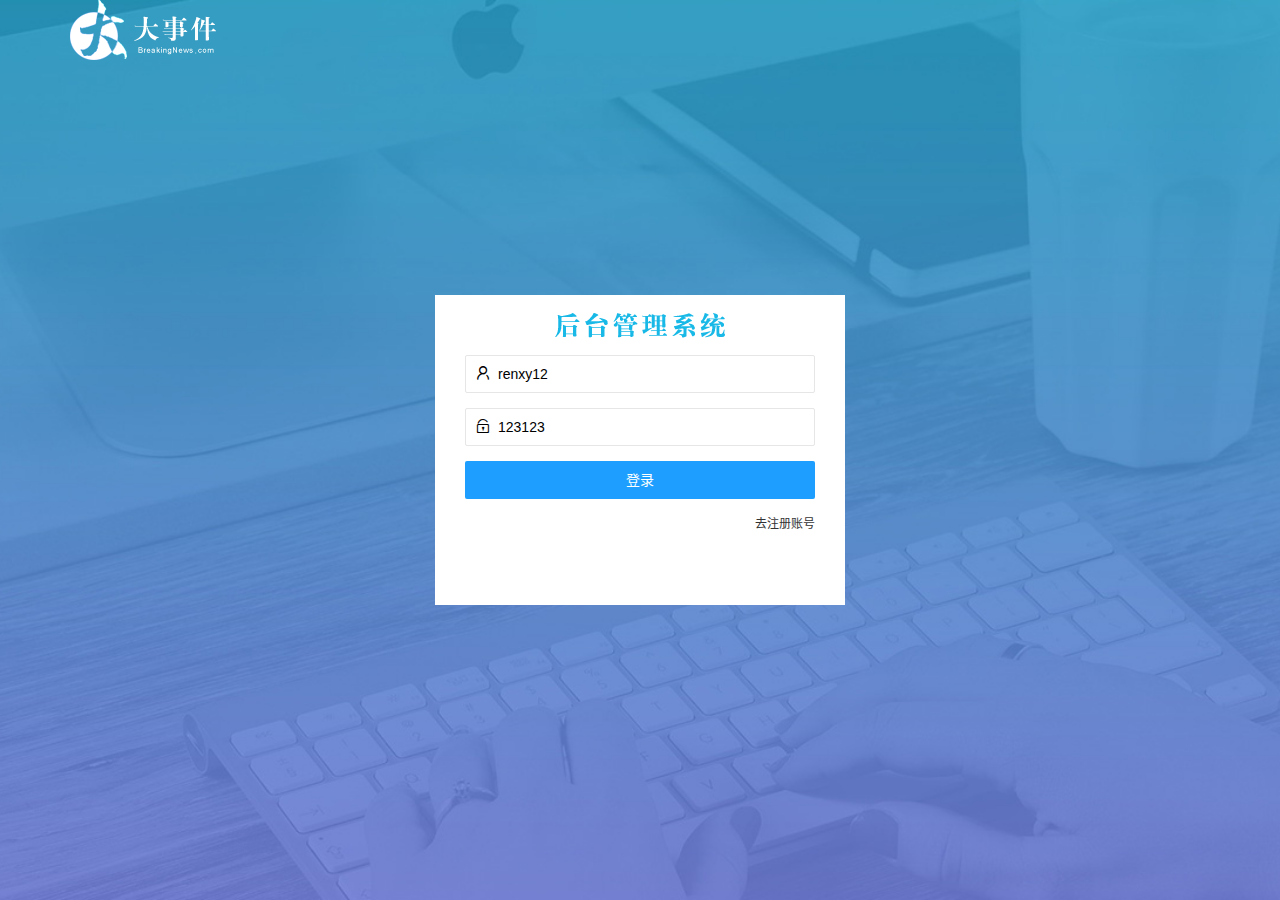
<file: login.html>
<!DOCTYPE html>
<html lang="zh-CN">

<head>
    <meta charset="UTF-8">
    <meta name="viewport" content="width=device-width, initial-scale=1.0">
    <title>大事件-登录/注册</title>
    <!-- 引入layui -->
    <link rel="stylesheet" href="/assets/lib/layui/css/layui.css" />
    <link rel="stylesheet" href="/assets/css/login.css">
</head>

<body>
    <!-- 顶部logo -->
    <div class="layui-main">
        <img src="/assets/images/logo.png" alt="">
    </div>

    <!-- 登录和注册 -->
    <div class="loginAndRegBox">
        <!-- 标题 -->
        <div class="titleBox"></div>
        <!-- 登录 -->
        <div class="login_box">
            <form class="layui-form" id="form_login">
                <!-- 用户名 -->
                <div class="layui-form-item">
                    <i class="layui-icon layui-icon-username"></i>
                    <input value="renxy12" type="username" name="username" required lay-verify="required"
                        placeholder="请输入用户名" autocomplete="off" class="layui-input">
                </div>
                <!-- 密码 -->
                <div class="layui-form-item">
                    <i class="layui-icon layui-icon-password"></i>
                    <input value="123123" type="text" name="password" required lay-verify="required|pwd"
                        placeholder="请输入密码" autocomplete="off" class="layui-input">
                </div>
                <!-- 登录按钮-->
                <div class="layui-form-item">
                    <!-- lay-submit属性必须存在, 后面会有submit事件绑定 -->
                    <button type="submit" class="layui-btn layui-btn-fluid layui-btn-normal" lay-submit>登录</button>
                </div>
                <!-- 去注册账号 -->
                <div class="layui-form-item links">
                    <a href="javascript:;" id="link-reg">去注册账号</a>
                </div>
            </form>
        </div>
        <!-- 注册 -->
        <div class="reg_box">
            <form class="layui-form" id="form_reg">
                <!-- 用户名 -->
                <div class="layui-form-item">
                    <i class="layui-icon layui-icon-username"></i>
                    <input type="username" name="username" required lay-verify="required" placeholder="请输入用户名"
                        autocomplete="off" class="layui-input">
                </div>
                <!-- 密码 -->
                <div class="layui-form-item">
                    <i class="layui-icon layui-icon-password"></i>
                    <input type="text" name="password" required lay-verify="required|pwd" placeholder="请输入密码"
                        autocomplete="off" class="layui-input">
                </div>
                <!-- 再次输入密码 -->
                <div class="layui-form-item">
                    <i class="layui-icon layui-icon-password"></i>
                    <input type="text" name="repassword" required lay-verify="required|pwd|repwd" placeholder="再次输入密码"
                        autocomplete="off" class="layui-input">
                </div>
                <!-- 登录按钮-->
                <div class="layui-form-item">
                    <!-- lay-submit属性必须存在, 后面会有submit事件绑定 -->
                    <button type="submit" class="layui-btn layui-btn-fluid layui-btn-normal" lay-submit
                        id="reg_box">注册</button>
                </div>
                <!-- 去注册账号 -->
                <div class="layui-form-item links">
                    <a href="javascript:;" id="link-login">去登录</a>
                </div>
            </form>

        </div>
    </div>
    <!-- 引入layui.all.js文件 -->
    <script src="/assets/lib/layui/layui.all.js"></script>
    <!-- 引入jQuery插件 -->
    <script src="/assets/lib/jquery.js"></script>
    <!-- 引入baseAPI.js文件 -->
    <script src="/assets/js/baseAPI.js"></script>
    <!-- 引入自己的jQuery文件 -->
    <script src="/assets/js/login.js"></script>
</body>

</html>
</file>
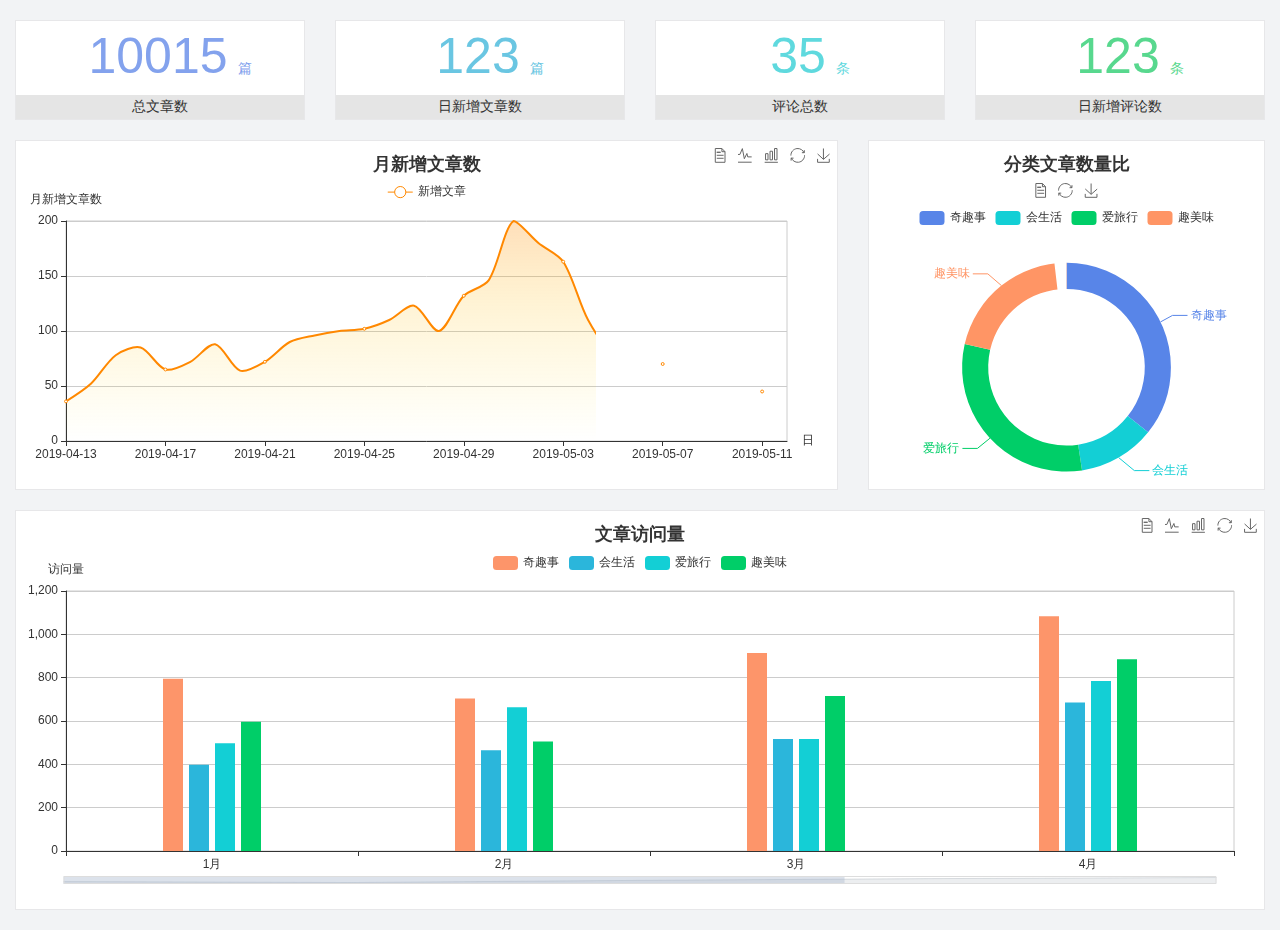
<file: home/dashboard.html>
<!DOCTYPE html>
<html lang="en">

<head>
  <meta charset="UTF-8">
  <meta name="viewport" content="width=device-width, initial-scale=1.0">
  <meta http-equiv="X-UA-Compatible" content="ie=edge">
  <title>图表统计</title>
  <link rel="stylesheet" href="../assets/lib/bootstrap.css" />
  <link rel="stylesheet" href="../assets/lib/main.css" />
  <script src="../assets/lib/jquery.js"></script>
  <script type="text/javascript" src="../assets/lib/echarts.min.js"></script>
</head>

<body>
  <div class="container-fluid">
    <div class="row spannel_list">
      <div class="col-sm-3 col-xs-6">
        <div class="spannel">
          <em>10015</em><span>篇</span>
          <b>总文章数</b>
        </div>
      </div>
      <div class="col-sm-3 col-xs-6">
        <div class="spannel scolor01">
          <em>123</em><span>篇</span>
          <b>日新增文章数</b>
        </div>
      </div>
      <div class="col-sm-3 col-xs-6">
        <div class="spannel scolor02">
          <em>35</em><span>条</span>
          <b>评论总数</b>
        </div>
      </div>
      <div class="col-sm-3 col-xs-6">
        <div class="spannel scolor03">
          <em>123</em><span>条</span>
          <b>日新增评论数</b>
        </div>
      </div>
    </div>
  </div>

  <div class="container-fluid">
    <div class="row curve-pie">
      <div class="col-lg-8 col-md-8">
        <div class="gragh_pannel" id="curve_show"></div>
      </div>
      <div class="col-lg-4 col-md-4">
        <div class="gragh_pannel" id="pie_show"></div>
      </div>
    </div>
  </div>

  <div class="container-fluid">
    <div class="column_pannel" id="column_show"></div>
  </div>

  <script>
    var oChart = echarts.init(document.getElementById('curve_show'));
    var aList_all = [
      { 'count': 36, 'date': '2019-04-13' },
      { 'count': 52, 'date': '2019-04-14' },
      { 'count': 78, 'date': '2019-04-15' },
      { 'count': 85, 'date': '2019-04-16' },
      { 'count': 65, 'date': '2019-04-17' },
      { 'count': 72, 'date': '2019-04-18' },
      { 'count': 88, 'date': '2019-04-19' },
      { 'count': 64, 'date': '2019-04-20' },
      { 'count': 72, 'date': '2019-04-21' },
      { 'count': 90, 'date': '2019-04-22' },
      { 'count': 96, 'date': '2019-04-23' },
      { 'count': 100, 'date': '2019-04-24' },
      { 'count': 102, 'date': '2019-04-25' },
      { 'count': 110, 'date': '2019-04-26' },
      { 'count': 123, 'date': '2019-04-27' },
      { 'count': 100, 'date': '2019-04-28' },
      { 'count': 132, 'date': '2019-04-29' },
      { 'count': 146, 'date': '2019-04-30' },
      { 'count': 200, 'date': '2019-05-01' },
      { 'count': 180, 'date': '2019-05-02' },
      { 'count': 163, 'date': '2019-05-03' },
      { 'count': 110, 'date': '2019-05-04' },
      { 'count': 80, 'date': '2019-05-05' },
      { 'count': 82, 'date': '2019-05-06' },
      { 'count': 70, 'date': '2019-05-07' },
      { 'count': 65, 'date': '2019-05-08' },
      { 'count': 54, 'date': '2019-05-09' },
      { 'count': 40, 'date': '2019-05-10' },
      { 'count': 45, 'date': '2019-05-11' },
      { 'count': 38, 'date': '2019-05-12' },
    ];

    let aCount = [];
    let aDate = [];

    for (var i = 0; i < aList_all.length; i++) {
      aCount.push(aList_all[i].count);
      aDate.push(aList_all[i].date);
    }

    var chartopt = {
      title: {
        text: '月新增文章数',
        left: 'center',
        top: '10'
      },
      tooltip: {
        trigger: 'axis'
      },
      legend: {
        data: ['新增文章'],
        top: '40'
      },
      toolbox: {
        show: true,
        feature: {
          mark: { show: true },
          dataView: { show: true, readOnly: false },
          magicType: { show: true, type: ['line', 'bar'] },
          restore: { show: true },
          saveAsImage: { show: true }
        }
      },
      calculable: true,
      xAxis: [
        {
          name: '日',
          type: 'category',
          boundaryGap: false,
          data: aDate
        }
      ],
      yAxis: [
        {
          name: '月新增文章数',
          type: 'value'
        }
      ],
      series: [
        {
          name: '新增文章',
          type: 'line',
          smooth: true,
          itemStyle: { normal: { areaStyle: { type: 'default' }, color: '#f80' }, lineStyle: { color: '#f80' } },
          data: aCount
        }],
      areaStyle: {
        normal: {
          color: new echarts.graphic.LinearGradient(0, 0, 0, 1, [{
            offset: 0,
            color: 'rgba(255,136,0,0.39)'
          }, {
            offset: .34,
            color: 'rgba(255,180,0,0.25)'
          }, {
            offset: 1,
            color: 'rgba(255,222,0,0.00)'
          }])

        }
      },
      grid: {
        show: true,
        x: 50,
        x2: 50,
        y: 80,
        height: 220
      }
    };

    oChart.setOption(chartopt);


    var oPie = echarts.init(document.getElementById('pie_show'));
    var oPieopt =
    {
      title: {
        top: 10,
        text: '分类文章数量比',
        x: 'center'
      },
      tooltip: {
        trigger: 'item',
        formatter: "{a} <br/>{b} : {c} ({d}%)"
      },
      color: ['#5885e8', '#13cfd5', '#00ce68', '#ff9565'],
      legend: {
        x: 'center',
        top: 65,
        data: ['奇趣事', '会生活', '爱旅行', '趣美味']
      },
      toolbox: {
        show: true,
        x: 'center',
        top: 35,
        feature: {
          mark: { show: true },
          dataView: { show: true, readOnly: false },
          magicType: {
            show: true,
            type: ['pie', 'funnel'],
            option: {
              funnel: {
                x: '25%',
                width: '50%',
                funnelAlign: 'left',
                max: 1548
              }
            }
          },
          restore: { show: true },
          saveAsImage: { show: true }
        }
      },
      calculable: true,
      series: [
        {
          name: '访问来源',
          type: 'pie',
          radius: ['45%', '60%'],
          center: ['50%', '65%'],
          data: [
            { value: 300, name: '奇趣事' },
            { value: 100, name: '会生活' },
            { value: 260, name: '爱旅行' },
            { value: 180, name: '趣美味' }
          ]
        }
      ]
    };
    oPie.setOption(oPieopt);



    var oColumn = this.echarts.init(document.getElementById('column_show'));
    var oColumnopt =
    {
      title: {
        text: '文章访问量',
        left: 'center',
        top: '10'
      },
      tooltip: {
        trigger: 'axis'
      },
      legend: {
        data: ['奇趣事', '会生活', '爱旅行', '趣美味'],
        top: '40'
      },
      toolbox: {
        show: true,
        feature: {
          mark: { show: true },
          dataView: { show: true, readOnly: false },
          magicType: { show: true, type: ['line', 'bar'] },
          restore: { show: true },
          saveAsImage: { show: true }
        }
      },
      calculable: true,
      xAxis: [
        {
          type: 'category',
          data: ['1月', '2月', '3月', '4月', '5月']
        }
      ],
      yAxis: [
        {
          name: '访问量',
          type: 'value'
        }
      ],
      series: [
        {
          name: '奇趣事',
          type: 'bar',
          barWidth: 20,
          itemStyle: {
            normal: { areaStyle: { type: 'default' }, color: '#fd956a' }
          },
          data: [800, 708, 920, 1090, 1200]
        },
        {
          name: '会生活',
          type: 'bar',
          barWidth: 20,
          itemStyle: {
            normal: { areaStyle: { type: 'default' }, color: '#2bb6db' }
          },
          data: [400, 468, 520, 690, 800]
        },
        {
          name: '爱旅行',
          type: 'bar',
          barWidth: 20,
          itemStyle: {
            normal: { areaStyle: { type: 'default' }, color: '#13cfd5' }
          },
          data: [500, 668, 520, 790, 900]
        },
        {
          name: '趣美味',
          type: 'bar',
          barWidth: 20,
          itemStyle: {
            normal: { areaStyle: { type: 'default' }, color: '#00ce68' }
          },
          data: [600, 508, 720, 890, 1000]
        }
      ],
      grid: {
        show: true,
        x: 50,
        x2: 30,
        y: 80,
        height: 260
      },
      dataZoom: [//给x轴设置滚动条
        {
          start: 0,//默认为0
          end: 100 - 1000 / 31,//默认为100
          type: 'slider',
          show: true,
          xAxisIndex: [0],
          handleSize: 0,//滑动条的 左右2个滑动条的大小
          height: 8,//组件高度
          left: 45, //左边的距离
          right: 50,//右边的距离
          bottom: 26,//右边的距离
          handleColor: '#ddd',//h滑动图标的颜色
          handleStyle: {
            borderColor: "#cacaca",
            borderWidth: "1",
            shadowBlur: 2,
            background: "#ddd",
            shadowColor: "#ddd",
          }
        }]
    };
    oColumn.setOption(oColumnopt);
  </script>
</body>

</html>
</file>
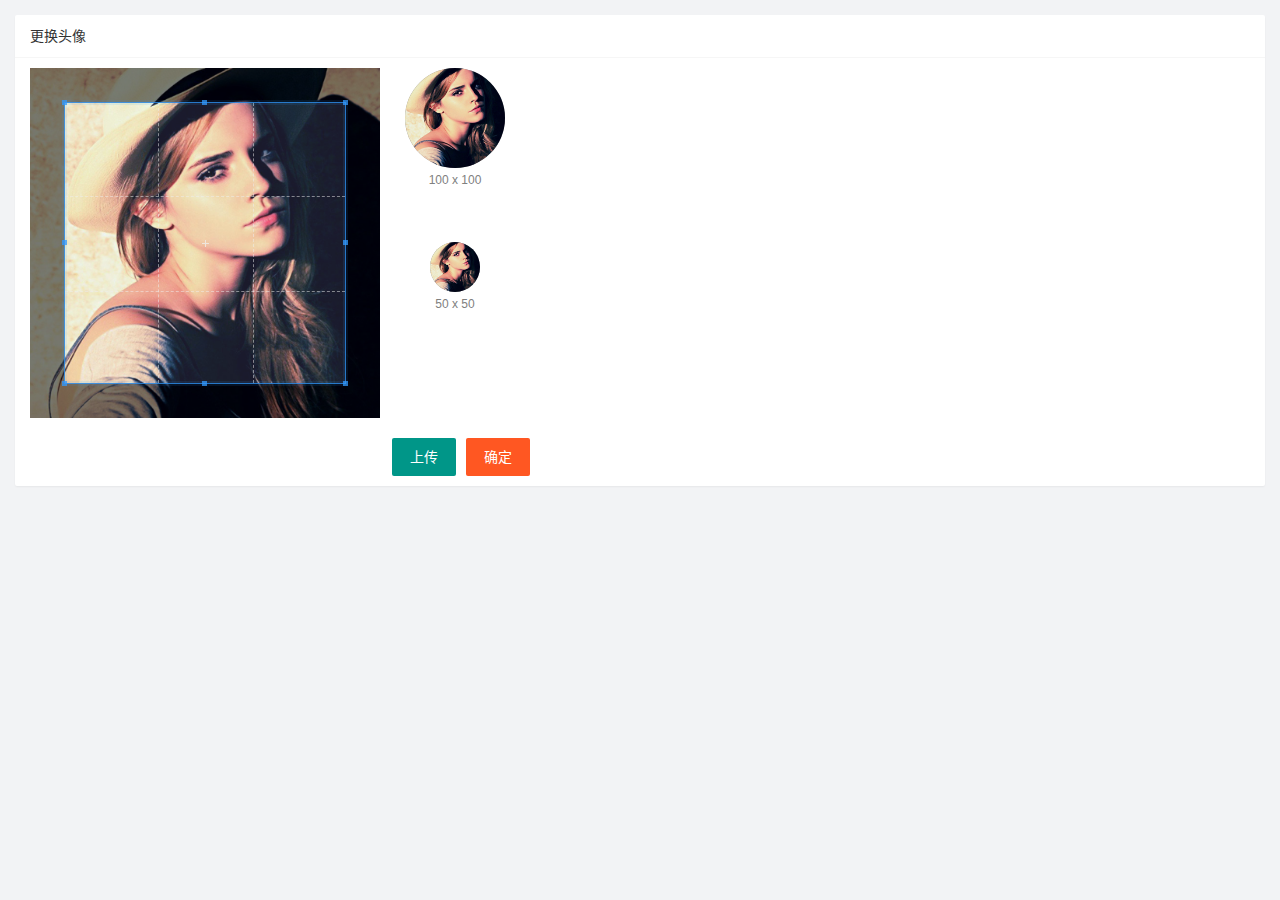
<file: user/user_avatar.html>
<!DOCTYPE html>
<html lang="zh-CN">

<head>
    <meta charset="UTF-8">
    <meta name="viewport" content="width=device-width, initial-scale=1.0">
    <title>Document</title>
    <!-- 引入cropper.css文件 -->
    <link rel="stylesheet" href="/assets/lib/cropper/cropper.css" />
    <!-- 引入layui.css文件 -->
    <link rel="stylesheet" href="/assets/lib/layui/css/layui.css">
    <!-- 引入自己的css文件 -->
    <link rel="stylesheet" href="/assets/css/user/user_avatar.css">
</head>

<body>
    <div class="layui-card">
        <div class="layui-card-header">更换头像</div>
        <div class="layui-card-body">
            <!-- 第一行的图片裁剪和预览区域 -->
            <div class="row1">
                <!-- 图片裁剪区域 -->
                <div class="cropper-box">
                    <!-- 这个 img 标签很重要，将来会把它初始化为裁剪区域 -->
                    <img id="image" src="/assets/images/sample.jpg" />
                </div>
                <!-- 图片的预览区域 -->
                <div class="preview-box">
                    <div>
                        <!-- 宽高为 100px 的预览区域 -->
                        <div class="img-preview w100"></div>
                        <p class="size">100 x 100</p>
                    </div>
                    <div>
                        <!-- 宽高为 50px 的预览区域 -->
                        <div class="img-preview w50"></div>
                        <p class="size">50 x 50</p>
                    </div>
                </div>
            </div>

            <!-- 第二行的按钮区域 -->
            <div class="row2">
                <input id="file" type="file" accept="image/png,image/jpeg">
                <button id="btnChooseImg" type="button" class="layui-btn">上传</button>
                <button id="btnUpload" type="button" class="layui-btn layui-btn-danger">确定</button>
            </div>
        </div>
    </div>
    <!-- 引入layui.all.js文件 -->
    <script src="/assets/lib/layui/layui.all.js"></script>
    <!-- 引入jQuery.js文件 -->
    <script src="/assets/lib/jquery.js"></script>
    <script src="/assets/lib/cropper/Cropper.js"></script>
    <script src="/assets/lib/cropper/jquery-cropper.js"></script>
    <!-- 引入baseAPI.js文件 -->
    <script src="/assets/js/baseAPI.js"></script>
    <!-- 引入自己的js文件 -->
    <script src="/assets/js/user/user_avatar.js"></script>
</body>

</html>
</file>
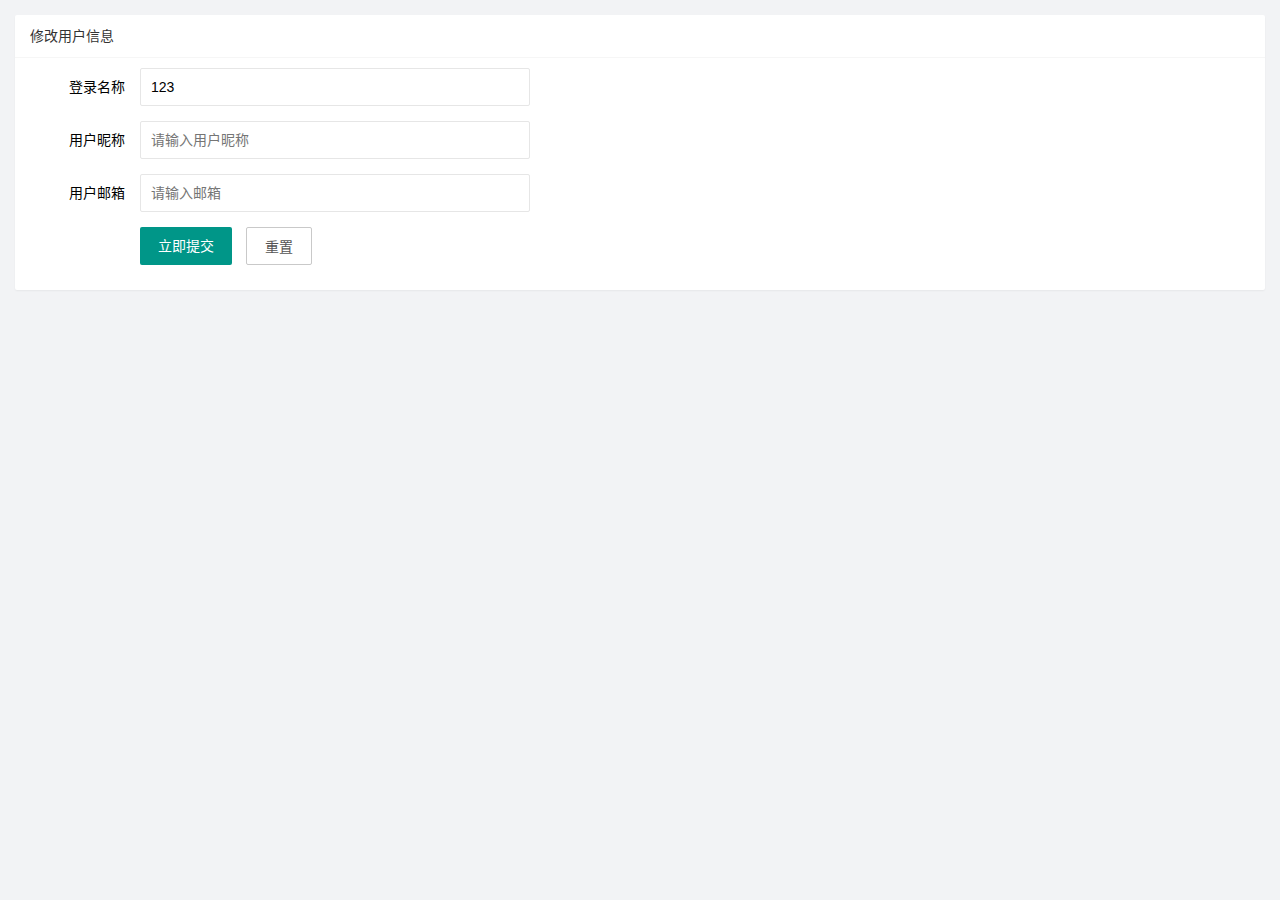
<file: user/user_info.html>
<!DOCTYPE html>
<html lang="zh-CN">

<head>
    <meta charset="UTF-8">
    <meta name="viewport" content="width=device-width, initial-scale=1.0">
    <title>Document</title>
    <!-- 引入layui.css -->
    <link rel="stylesheet" href="/assets/lib/layui/css/layui.css">
    <!-- 引入自己的css文件 -->
    <link rel="stylesheet" href="/assets/css/user/user_info.css">
</head>

<body>
    <!-- 个人信息面板 -->
    <div class="layui-card">
        <div class="layui-card-header">修改用户信息</div>
        <div class="layui-card-body">
            <form class="layui-form" lay-filter="formUserInfo">
                <!-- 隐藏于保存id -->
                <input type="hidden" name="id">
                <!-- 登录名称 -->
                <div class="layui-form-item">
                    <label class="layui-form-label">登录名称</label>
                    <div class="layui-input-block">
                        <input type="text" name="username" required lay-verify="required" placeholder="请输入登录名"
                            autocomplete="off" class="layui-input" readonly value="123">
                    </div>
                </div>
                <!-- 用户昵称 -->
                <div class="layui-form-item">
                    <label class="layui-form-label">用户昵称</label>
                    <div class="layui-input-block">
                        <input type="text" name="nickname" required lay-verify="required|nickname" placeholder="请输入用户昵称"
                            autocomplete="off" class="layui-input">
                    </div>
                </div>
                <!-- 用户邮箱 -->
                <div class="layui-form-item">
                    <label class="layui-form-label">用户邮箱</label>
                    <div class="layui-input-block">
                        <input type="text" name="email" required lay-verify="required|email" placeholder="请输入邮箱"
                            autocomplete="off" class="layui-input">
                    </div>
                </div>
                <!-- 按钮 -->
                <div class="layui-form-item">
                    <div class="layui-input-block">
                        <button class="layui-btn" lay-submit lay-filter="formDemo">立即提交</button>
                        <button type="reset" class="layui-btn layui-btn-primary" id="btnReset">重置</button>
                    </div>
                </div>
            </form>
        </div>
    </div>
    <!-- 引入layui.all.js文件 -->
    <script src="/assets/lib/layui/layui.all.js"></script>
    <!-- 引入jQuery.js -->
    <script src="/assets/lib/jquery.js"></script>
    <!-- 引入webAPI.js -->
    <script src="/assets/js/baseAPI.js"></script>
    <!-- 引入自己的js文件 -->
    <script src="/assets/js/user/user_info.js"></script>
</body>

</html>
</file>
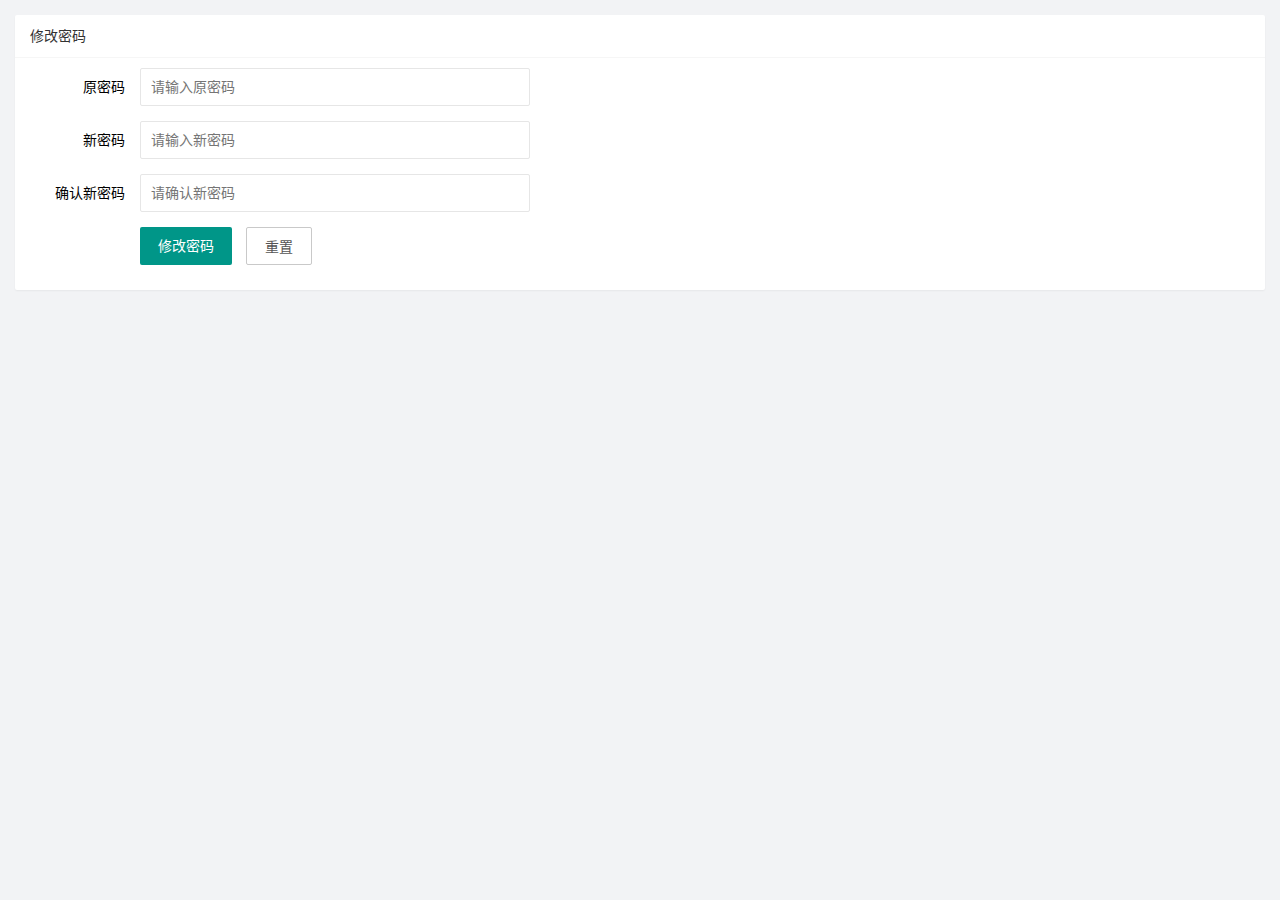
<file: user/user_pwd.html>
<!DOCTYPE html>
<html lang="zh-CN">

<head>
    <meta charset="UTF-8">
    <meta name="viewport" content="width=device-width, initial-scale=1.0">
    <title>Document</title>
    <!-- 引入layui.css -->
    <link rel="stylesheet" href="/assets/lib/layui/css/layui.css">
    <!-- 引入自己的css文件 -->
    <link rel="stylesheet" href="/assets/css/user/user_pwd.css">
</head>

<body>
    <!-- 面板区域 -->
    <div class="layui-card">
        <div class="layui-card-header">修改密码</div>
        <div class="layui-card-body">
            <form class="layui-form" action="">
                <!-- 原密码 -->
                <div class="layui-form-item">
                    <label class="layui-form-label">原密码</label>
                    <div class="layui-input-block">
                        <input type="text" name="oldPwd" required lay-verify="required|pwd" placeholder="请输入原密码"
                            autocomplete="off" class="layui-input">
                    </div>
                </div>
                <!-- 新密码 -->
                <div class="layui-form-item">
                    <label class="layui-form-label">新密码</label>
                    <div class="layui-input-block">
                        <input type="text" name="newPwd" required lay-verify="required|pwd|samePwd" placeholder="请输入新密码"
                            autocomplete="off" class="layui-input">
                    </div>
                </div>
                <!-- 确认新密码 -->
                <div class="layui-form-item">
                    <label class="layui-form-label">确认新密码</label>
                    <div class="layui-input-block">
                        <input type="text" name="rePwd" required lay-verify="required|pwd|rePwd" placeholder="请确认新密码"
                            autocomplete="off" class="layui-input">
                    </div>
                </div>
                <!-- 提交 -->
                <div class="layui-form-item">
                    <div class="layui-input-block">
                        <button class="layui-btn" lay-submit lay-filter="formDemo">修改密码</button>
                        <button type="reset" class="layui-btn layui-btn-primary">重置</button>
                    </div>
                </div>
            </form>
        </div>
    </div>
    <!-- 引入layui.all.js文件 -->
    <script src="/assets/lib/layui/layui.all.js"></script>
    <!-- 引入jQuery.js -->
    <script src="/assets/lib/jquery.js"></script>
    <!-- 引入baseAPI.js -->
    <script src="/assets/js/baseAPI.js"></script>
    <!-- 引入自己的js文件 -->
    <script src="/assets/js/user/user_pwd.js"></script>
</body>

</html>
</file>
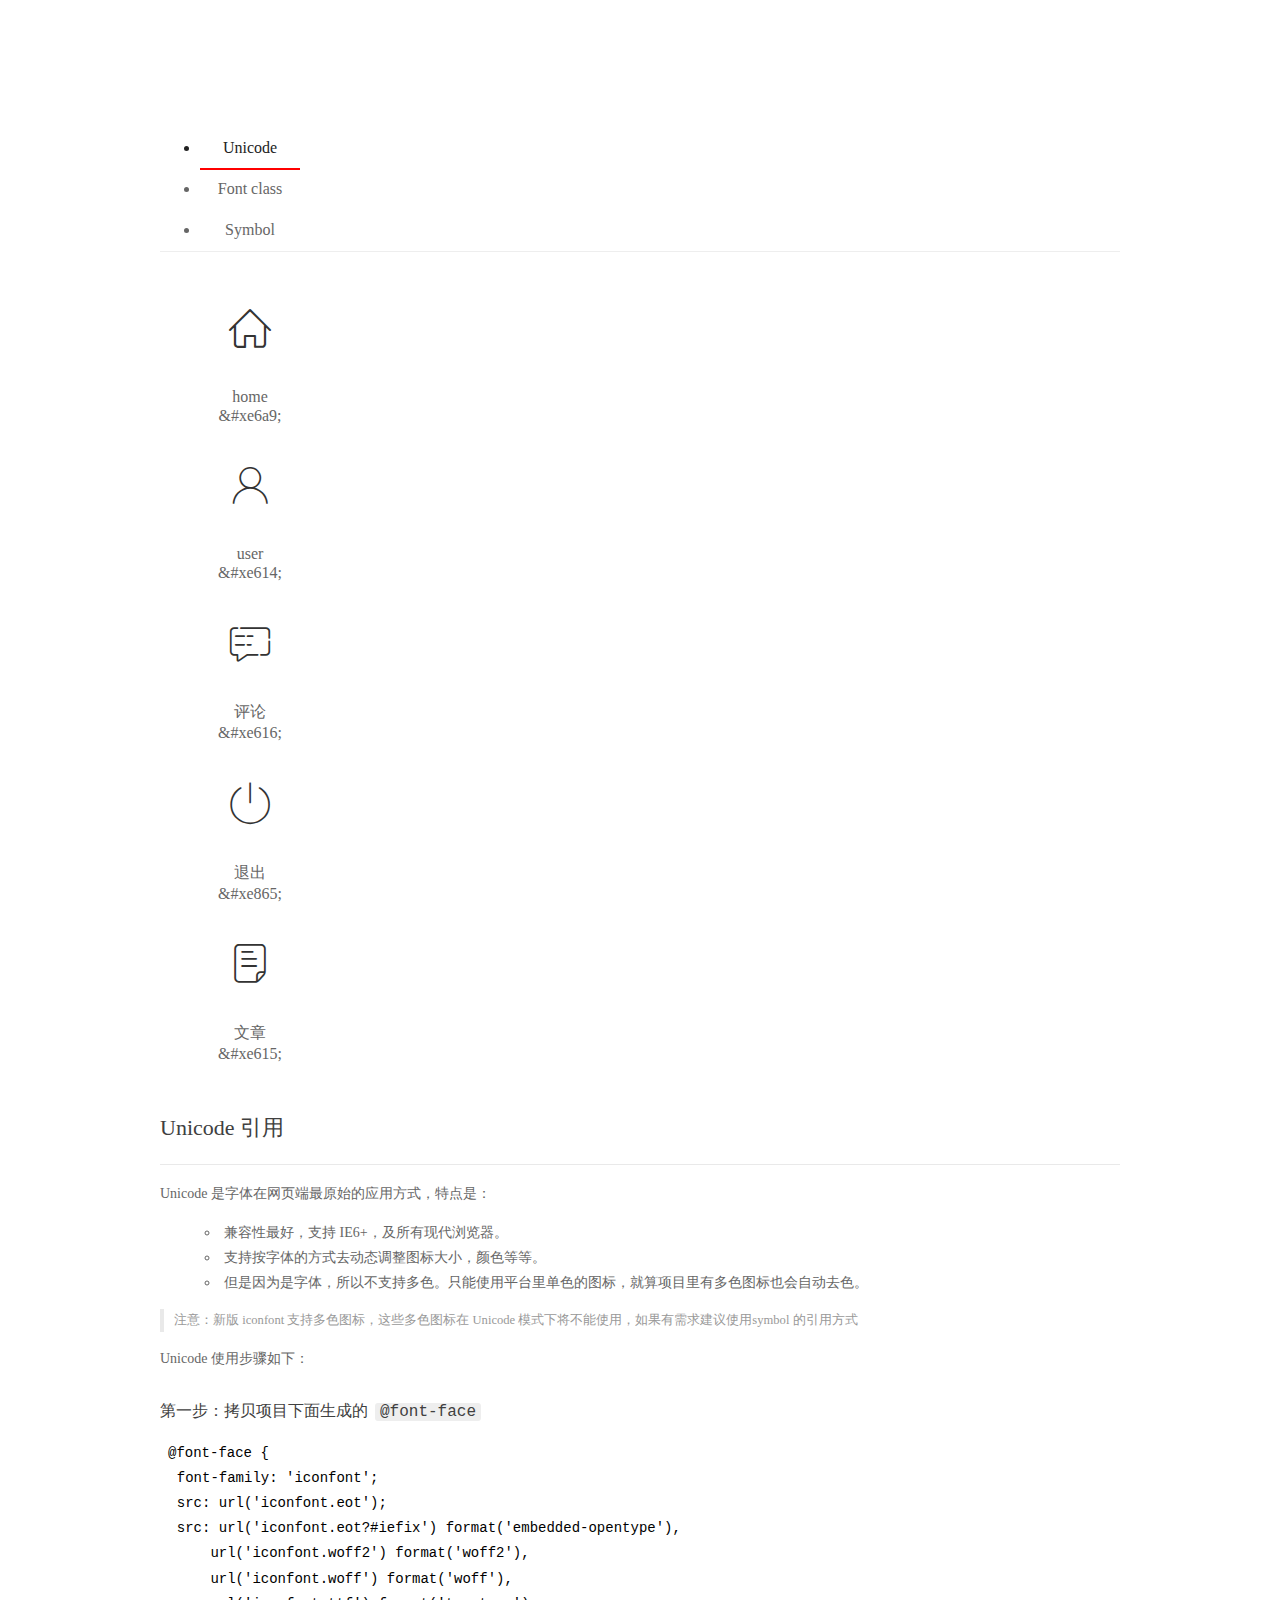
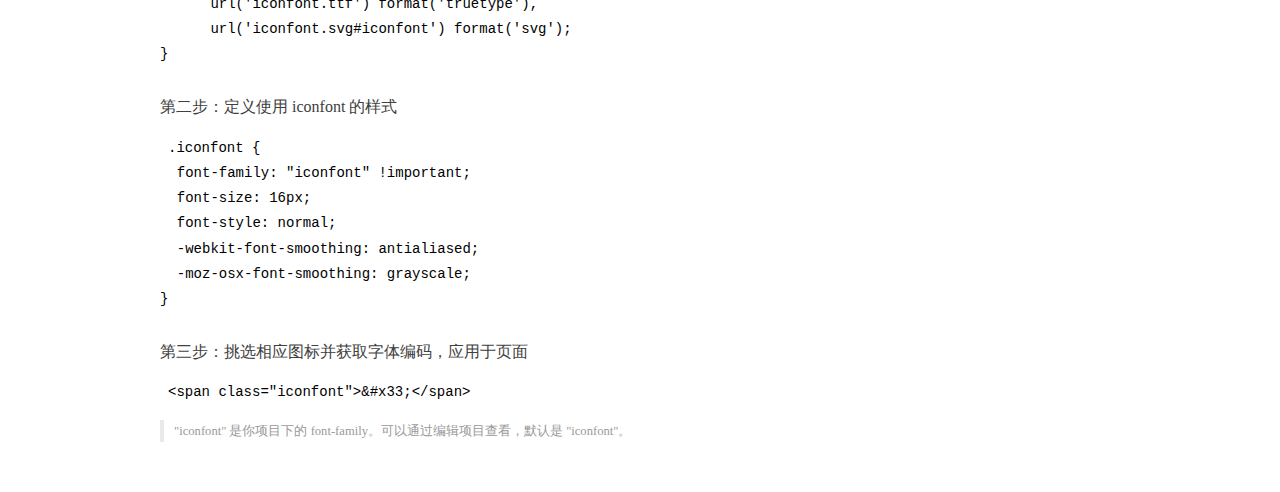
<file: assets/fonts/demo_index.html>
<!DOCTYPE html>
<html>
<head>
  <meta charset="utf-8"/>
  <title>IconFont Demo</title>
  <link rel="shortcut icon" href="https://gtms04.alicdn.com/tps/i4/TB1_oz6GVXXXXaFXpXXJDFnIXXX-64-64.ico" type="image/x-icon"/>
  <link rel="stylesheet" href="https://g.alicdn.com/thx/cube/1.3.2/cube.min.css">
  <link rel="stylesheet" href="demo.css">
  <link rel="stylesheet" href="iconfont.css">
  <script src="iconfont.js"></script>
  <!-- jQuery -->
  <script src="https://a1.alicdn.com/oss/uploads/2018/12/26/7bfddb60-08e8-11e9-9b04-53e73bb6408b.js"></script>
  <!-- 代码高亮 -->
  <script src="https://a1.alicdn.com/oss/uploads/2018/12/26/a3f714d0-08e6-11e9-8a15-ebf944d7534c.js"></script>
</head>
<body>
  <div class="main">
    <h1 class="logo"><a href="https://www.iconfont.cn/" title="iconfont 首页" target="_blank">&#xe86b;</a></h1>
    <div class="nav-tabs">
      <ul id="tabs" class="dib-box">
        <li class="dib active"><span>Unicode</span></li>
        <li class="dib"><span>Font class</span></li>
        <li class="dib"><span>Symbol</span></li>
      </ul>
      
    </div>
    <div class="tab-container">
      <div class="content unicode" style="display: block;">
          <ul class="icon_lists dib-box">
          
            <li class="dib">
              <span class="icon iconfont">&#xe6a9;</span>
                <div class="name">home</div>
                <div class="code-name">&amp;#xe6a9;</div>
              </li>
          
            <li class="dib">
              <span class="icon iconfont">&#xe614;</span>
                <div class="name">user</div>
                <div class="code-name">&amp;#xe614;</div>
              </li>
          
            <li class="dib">
              <span class="icon iconfont">&#xe616;</span>
                <div class="name">评论</div>
                <div class="code-name">&amp;#xe616;</div>
              </li>
          
            <li class="dib">
              <span class="icon iconfont">&#xe865;</span>
                <div class="name">退出</div>
                <div class="code-name">&amp;#xe865;</div>
              </li>
          
            <li class="dib">
              <span class="icon iconfont">&#xe615;</span>
                <div class="name">文章</div>
                <div class="code-name">&amp;#xe615;</div>
              </li>
          
          </ul>
          <div class="article markdown">
          <h2 id="unicode-">Unicode 引用</h2>
          <hr>

          <p>Unicode 是字体在网页端最原始的应用方式，特点是：</p>
          <ul>
            <li>兼容性最好，支持 IE6+，及所有现代浏览器。</li>
            <li>支持按字体的方式去动态调整图标大小，颜色等等。</li>
            <li>但是因为是字体，所以不支持多色。只能使用平台里单色的图标，就算项目里有多色图标也会自动去色。</li>
          </ul>
          <blockquote>
            <p>注意：新版 iconfont 支持多色图标，这些多色图标在 Unicode 模式下将不能使用，如果有需求建议使用symbol 的引用方式</p>
          </blockquote>
          <p>Unicode 使用步骤如下：</p>
          <h3 id="-font-face">第一步：拷贝项目下面生成的 <code>@font-face</code></h3>
<pre><code class="language-css"
>@font-face {
  font-family: 'iconfont';
  src: url('iconfont.eot');
  src: url('iconfont.eot?#iefix') format('embedded-opentype'),
      url('iconfont.woff2') format('woff2'),
      url('iconfont.woff') format('woff'),
      url('iconfont.ttf') format('truetype'),
      url('iconfont.svg#iconfont') format('svg');
}
</code></pre>
          <h3 id="-iconfont-">第二步：定义使用 iconfont 的样式</h3>
<pre><code class="language-css"
>.iconfont {
  font-family: "iconfont" !important;
  font-size: 16px;
  font-style: normal;
  -webkit-font-smoothing: antialiased;
  -moz-osx-font-smoothing: grayscale;
}
</code></pre>
          <h3 id="-">第三步：挑选相应图标并获取字体编码，应用于页面</h3>
<pre>
<code class="language-html"
>&lt;span class="iconfont"&gt;&amp;#x33;&lt;/span&gt;
</code></pre>
          <blockquote>
            <p>"iconfont" 是你项目下的 font-family。可以通过编辑项目查看，默认是 "iconfont"。</p>
          </blockquote>
          </div>
      </div>
      <div class="content font-class">
        <ul class="icon_lists dib-box">
          
          <li class="dib">
            <span class="icon iconfont icon-home"></span>
            <div class="name">
              home
            </div>
            <div class="code-name">.icon-home
            </div>
          </li>
          
          <li class="dib">
            <span class="icon iconfont icon-user"></span>
            <div class="name">
              user
            </div>
            <div class="code-name">.icon-user
            </div>
          </li>
          
          <li class="dib">
            <span class="icon iconfont icon-pinglun"></span>
            <div class="name">
              评论
            </div>
            <div class="code-name">.icon-pinglun
            </div>
          </li>
          
          <li class="dib">
            <span class="icon iconfont icon-tuichu"></span>
            <div class="name">
              退出
            </div>
            <div class="code-name">.icon-tuichu
            </div>
          </li>
          
          <li class="dib">
            <span class="icon iconfont icon-16"></span>
            <div class="name">
              文章
            </div>
            <div class="code-name">.icon-16
            </div>
          </li>
          
        </ul>
        <div class="article markdown">
        <h2 id="font-class-">font-class 引用</h2>
        <hr>

        <p>font-class 是 Unicode 使用方式的一种变种，主要是解决 Unicode 书写不直观，语意不明确的问题。</p>
        <p>与 Unicode 使用方式相比，具有如下特点：</p>
        <ul>
          <li>兼容性良好，支持 IE8+，及所有现代浏览器。</li>
          <li>相比于 Unicode 语意明确，书写更直观。可以很容易分辨这个 icon 是什么。</li>
          <li>因为使用 class 来定义图标，所以当要替换图标时，只需要修改 class 里面的 Unicode 引用。</li>
          <li>不过因为本质上还是使用的字体，所以多色图标还是不支持的。</li>
        </ul>
        <p>使用步骤如下：</p>
        <h3 id="-fontclass-">第一步：引入项目下面生成的 fontclass 代码：</h3>
<pre><code class="language-html">&lt;link rel="stylesheet" href="./iconfont.css"&gt;
</code></pre>
        <h3 id="-">第二步：挑选相应图标并获取类名，应用于页面：</h3>
<pre><code class="language-html">&lt;span class="iconfont icon-xxx"&gt;&lt;/span&gt;
</code></pre>
        <blockquote>
          <p>"
            iconfont" 是你项目下的 font-family。可以通过编辑项目查看，默认是 "iconfont"。</p>
        </blockquote>
      </div>
      </div>
      <div class="content symbol">
          <ul class="icon_lists dib-box">
          
            <li class="dib">
                <svg class="icon svg-icon" aria-hidden="true">
                  <use xlink:href="#icon-home"></use>
                </svg>
                <div class="name">home</div>
                <div class="code-name">#icon-home</div>
            </li>
          
            <li class="dib">
                <svg class="icon svg-icon" aria-hidden="true">
                  <use xlink:href="#icon-user"></use>
                </svg>
                <div class="name">user</div>
                <div class="code-name">#icon-user</div>
            </li>
          
            <li class="dib">
                <svg class="icon svg-icon" aria-hidden="true">
                  <use xlink:href="#icon-pinglun"></use>
                </svg>
                <div class="name">评论</div>
                <div class="code-name">#icon-pinglun</div>
            </li>
          
            <li class="dib">
                <svg class="icon svg-icon" aria-hidden="true">
                  <use xlink:href="#icon-tuichu"></use>
                </svg>
                <div class="name">退出</div>
                <div class="code-name">#icon-tuichu</div>
            </li>
          
            <li class="dib">
                <svg class="icon svg-icon" aria-hidden="true">
                  <use xlink:href="#icon-16"></use>
                </svg>
                <div class="name">文章</div>
                <div class="code-name">#icon-16</div>
            </li>
          
          </ul>
          <div class="article markdown">
          <h2 id="symbol-">Symbol 引用</h2>
          <hr>

          <p>这是一种全新的使用方式，应该说这才是未来的主流，也是平台目前推荐的用法。相关介绍可以参考这篇<a href="">文章</a>
            这种用法其实是做了一个 SVG 的集合，与另外两种相比具有如下特点：</p>
          <ul>
            <li>支持多色图标了，不再受单色限制。</li>
            <li>通过一些技巧，支持像字体那样，通过 <code>font-size</code>, <code>color</code> 来调整样式。</li>
            <li>兼容性较差，支持 IE9+，及现代浏览器。</li>
            <li>浏览器渲染 SVG 的性能一般，还不如 png。</li>
          </ul>
          <p>使用步骤如下：</p>
          <h3 id="-symbol-">第一步：引入项目下面生成的 symbol 代码：</h3>
<pre><code class="language-html">&lt;script src="./iconfont.js"&gt;&lt;/script&gt;
</code></pre>
          <h3 id="-css-">第二步：加入通用 CSS 代码（引入一次就行）：</h3>
<pre><code class="language-html">&lt;style&gt;
.icon {
  width: 1em;
  height: 1em;
  vertical-align: -0.15em;
  fill: currentColor;
  overflow: hidden;
}
&lt;/style&gt;
</code></pre>
          <h3 id="-">第三步：挑选相应图标并获取类名，应用于页面：</h3>
<pre><code class="language-html">&lt;svg class="icon" aria-hidden="true"&gt;
  &lt;use xlink:href="#icon-xxx"&gt;&lt;/use&gt;
&lt;/svg&gt;
</code></pre>
          </div>
      </div>

    </div>
  </div>
  <script>
  $(document).ready(function () {
      $('.tab-container .content:first').show()

      $('#tabs li').click(function (e) {
        var tabContent = $('.tab-container .content')
        var index = $(this).index()

        if ($(this).hasClass('active')) {
          return
        } else {
          $('#tabs li').removeClass('active')
          $(this).addClass('active')

          tabContent.hide().eq(index).fadeIn()
        }
      })
    })
  </script>
</body>
</html>
</file>
<file: assets/lib/layui/css/layui.css>
/** layui-v2.5.5 MIT License By https://www.layui.com */
 .layui-inline,img{display:inline-block;vertical-align:middle}h1,h2,h3,h4,h5,h6{font-weight:400}.layui-edge,.layui-header,.layui-inline,.layui-main{position:relative}.layui-body,.layui-edge,.layui-elip{overflow:hidden}.layui-btn,.layui-edge,.layui-inline,img{vertical-align:middle}.layui-btn,.layui-disabled,.layui-icon,.layui-unselect{-moz-user-select:none;-webkit-user-select:none;-ms-user-select:none}.layui-elip,.layui-form-checkbox span,.layui-form-pane .layui-form-label{text-overflow:ellipsis;white-space:nowrap}.layui-breadcrumb,.layui-tree-btnGroup{visibility:hidden}blockquote,body,button,dd,div,dl,dt,form,h1,h2,h3,h4,h5,h6,input,li,ol,p,pre,td,textarea,th,ul{margin:0;padding:0;-webkit-tap-highlight-color:rgba(0,0,0,0)}a:active,a:hover{outline:0}img{border:none}li{list-style:none}table{border-collapse:collapse;border-spacing:0}h4,h5,h6{font-size:100%}button,input,optgroup,option,select,textarea{font-family:inherit;font-size:inherit;font-style:inherit;font-weight:inherit;outline:0}pre{white-space:pre-wrap;white-space:-moz-pre-wrap;white-space:-pre-wrap;white-space:-o-pre-wrap;word-wrap:break-word}body{line-height:24px;font:14px Helvetica Neue,Helvetica,PingFang SC,Tahoma,Arial,sans-serif}hr{height:1px;margin:10px 0;border:0;clear:both}a{color:#333;text-decoration:none}a:hover{color:#777}a cite{font-style:normal;*cursor:pointer}.layui-border-box,.layui-border-box *{box-sizing:border-box}.layui-box,.layui-box *{box-sizing:content-box}.layui-clear{clear:both;*zoom:1}.layui-clear:after{content:'\20';clear:both;*zoom:1;display:block;height:0}.layui-inline{*display:inline;*zoom:1}.layui-edge{display:inline-block;width:0;height:0;border-width:6px;border-style:dashed;border-color:transparent}.layui-edge-top{top:-4px;border-bottom-color:#999;border-bottom-style:solid}.layui-edge-right{border-left-color:#999;border-left-style:solid}.layui-edge-bottom{top:2px;border-top-color:#999;border-top-style:solid}.layui-edge-left{border-right-color:#999;border-right-style:solid}.layui-disabled,.layui-disabled:hover{color:#d2d2d2!important;cursor:not-allowed!important}.layui-circle{border-radius:100%}.layui-show{display:block!important}.layui-hide{display:none!important}@font-face{font-family:layui-icon;src:url(../font/iconfont.eot?v=250);src:url(../font/iconfont.eot?v=250#iefix) format('embedded-opentype'),url(../font/iconfont.woff2?v=250) format('woff2'),url(../font/iconfont.woff?v=250) format('woff'),url(../font/iconfont.ttf?v=250) format('truetype'),url(../font/iconfont.svg?v=250#layui-icon) format('svg')}.layui-icon{font-family:layui-icon!important;font-size:16px;font-style:normal;-webkit-font-smoothing:antialiased;-moz-osx-font-smoothing:grayscale}.layui-icon-reply-fill:before{content:"\e611"}.layui-icon-set-fill:before{content:"\e614"}.layui-icon-menu-fill:before{content:"\e60f"}.layui-icon-search:before{content:"\e615"}.layui-icon-share:before{content:"\e641"}.layui-icon-set-sm:before{content:"\e620"}.layui-icon-engine:before{content:"\e628"}.layui-icon-close:before{content:"\1006"}.layui-icon-close-fill:before{content:"\1007"}.layui-icon-chart-screen:before{content:"\e629"}.layui-icon-star:before{content:"\e600"}.layui-icon-circle-dot:before{content:"\e617"}.layui-icon-chat:before{content:"\e606"}.layui-icon-release:before{content:"\e609"}.layui-icon-list:before{content:"\e60a"}.layui-icon-chart:before{content:"\e62c"}.layui-icon-ok-circle:before{content:"\1005"}.layui-icon-layim-theme:before{content:"\e61b"}.layui-icon-table:before{content:"\e62d"}.layui-icon-right:before{content:"\e602"}.layui-icon-left:before{content:"\e603"}.layui-icon-cart-simple:before{content:"\e698"}.layui-icon-face-cry:before{content:"\e69c"}.layui-icon-face-smile:before{content:"\e6af"}.layui-icon-survey:before{content:"\e6b2"}.layui-icon-tree:before{content:"\e62e"}.layui-icon-upload-circle:before{content:"\e62f"}.layui-icon-add-circle:before{content:"\e61f"}.layui-icon-download-circle:before{content:"\e601"}.layui-icon-templeate-1:before{content:"\e630"}.layui-icon-util:before{content:"\e631"}.layui-icon-face-surprised:before{content:"\e664"}.layui-icon-edit:before{content:"\e642"}.layui-icon-speaker:before{content:"\e645"}.layui-icon-down:before{content:"\e61a"}.layui-icon-file:before{content:"\e621"}.layui-icon-layouts:before{content:"\e632"}.layui-icon-rate-half:before{content:"\e6c9"}.layui-icon-add-circle-fine:before{content:"\e608"}.layui-icon-prev-circle:before{content:"\e633"}.layui-icon-read:before{content:"\e705"}.layui-icon-404:before{content:"\e61c"}.layui-icon-carousel:before{content:"\e634"}.layui-icon-help:before{content:"\e607"}.layui-icon-code-circle:before{content:"\e635"}.layui-icon-water:before{content:"\e636"}.layui-icon-username:before{content:"\e66f"}.layui-icon-find-fill:before{content:"\e670"}.layui-icon-about:before{content:"\e60b"}.layui-icon-location:before{content:"\e715"}.layui-icon-up:before{content:"\e619"}.layui-icon-pause:before{content:"\e651"}.layui-icon-date:before{content:"\e637"}.layui-icon-layim-uploadfile:before{content:"\e61d"}.layui-icon-delete:before{content:"\e640"}.layui-icon-play:before{content:"\e652"}.layui-icon-top:before{content:"\e604"}.layui-icon-friends:before{content:"\e612"}.layui-icon-refresh-3:before{content:"\e9aa"}.layui-icon-ok:before{content:"\e605"}.layui-icon-layer:before{content:"\e638"}.layui-icon-face-smile-fine:before{content:"\e60c"}.layui-icon-dollar:before{content:"\e659"}.layui-icon-group:before{content:"\e613"}.layui-icon-layim-download:before{content:"\e61e"}.layui-icon-picture-fine:before{content:"\e60d"}.layui-icon-link:before{content:"\e64c"}.layui-icon-diamond:before{content:"\e735"}.layui-icon-log:before{content:"\e60e"}.layui-icon-rate-solid:before{content:"\e67a"}.layui-icon-fonts-del:before{content:"\e64f"}.layui-icon-unlink:before{content:"\e64d"}.layui-icon-fonts-clear:before{content:"\e639"}.layui-icon-triangle-r:before{content:"\e623"}.layui-icon-circle:before{content:"\e63f"}.layui-icon-radio:before{content:"\e643"}.layui-icon-align-center:before{content:"\e647"}.layui-icon-align-right:before{content:"\e648"}.layui-icon-align-left:before{content:"\e649"}.layui-icon-loading-1:before{content:"\e63e"}.layui-icon-return:before{content:"\e65c"}.layui-icon-fonts-strong:before{content:"\e62b"}.layui-icon-upload:before{content:"\e67c"}.layui-icon-dialogue:before{content:"\e63a"}.layui-icon-video:before{content:"\e6ed"}.layui-icon-headset:before{content:"\e6fc"}.layui-icon-cellphone-fine:before{content:"\e63b"}.layui-icon-add-1:before{content:"\e654"}.layui-icon-face-smile-b:before{content:"\e650"}.layui-icon-fonts-html:before{content:"\e64b"}.layui-icon-form:before{content:"\e63c"}.layui-icon-cart:before{content:"\e657"}.layui-icon-camera-fill:before{content:"\e65d"}.layui-icon-tabs:before{content:"\e62a"}.layui-icon-fonts-code:before{content:"\e64e"}.layui-icon-fire:before{content:"\e756"}.layui-icon-set:before{content:"\e716"}.layui-icon-fonts-u:before{content:"\e646"}.layui-icon-triangle-d:before{content:"\e625"}.layui-icon-tips:before{content:"\e702"}.layui-icon-picture:before{content:"\e64a"}.layui-icon-more-vertical:before{content:"\e671"}.layui-icon-flag:before{content:"\e66c"}.layui-icon-loading:before{content:"\e63d"}.layui-icon-fonts-i:before{content:"\e644"}.layui-icon-refresh-1:before{content:"\e666"}.layui-icon-rmb:before{content:"\e65e"}.layui-icon-home:before{content:"\e68e"}.layui-icon-user:before{content:"\e770"}.layui-icon-notice:before{content:"\e667"}.layui-icon-login-weibo:before{content:"\e675"}.layui-icon-voice:before{content:"\e688"}.layui-icon-upload-drag:before{content:"\e681"}.layui-icon-login-qq:before{content:"\e676"}.layui-icon-snowflake:before{content:"\e6b1"}.layui-icon-file-b:before{content:"\e655"}.layui-icon-template:before{content:"\e663"}.layui-icon-auz:before{content:"\e672"}.layui-icon-console:before{content:"\e665"}.layui-icon-app:before{content:"\e653"}.layui-icon-prev:before{content:"\e65a"}.layui-icon-website:before{content:"\e7ae"}.layui-icon-next:before{content:"\e65b"}.layui-icon-component:before{content:"\e857"}.layui-icon-more:before{content:"\e65f"}.layui-icon-login-wechat:before{content:"\e677"}.layui-icon-shrink-right:before{content:"\e668"}.layui-icon-spread-left:before{content:"\e66b"}.layui-icon-camera:before{content:"\e660"}.layui-icon-note:before{content:"\e66e"}.layui-icon-refresh:before{content:"\e669"}.layui-icon-female:before{content:"\e661"}.layui-icon-male:before{content:"\e662"}.layui-icon-password:before{content:"\e673"}.layui-icon-senior:before{content:"\e674"}.layui-icon-theme:before{content:"\e66a"}.layui-icon-tread:before{content:"\e6c5"}.layui-icon-praise:before{content:"\e6c6"}.layui-icon-star-fill:before{content:"\e658"}.layui-icon-rate:before{content:"\e67b"}.layui-icon-template-1:before{content:"\e656"}.layui-icon-vercode:before{content:"\e679"}.layui-icon-cellphone:before{content:"\e678"}.layui-icon-screen-full:before{content:"\e622"}.layui-icon-screen-restore:before{content:"\e758"}.layui-icon-cols:before{content:"\e610"}.layui-icon-export:before{content:"\e67d"}.layui-icon-print:before{content:"\e66d"}.layui-icon-slider:before{content:"\e714"}.layui-icon-addition:before{content:"\e624"}.layui-icon-subtraction:before{content:"\e67e"}.layui-icon-service:before{content:"\e626"}.layui-icon-transfer:before{content:"\e691"}.layui-main{width:1140px;margin:0 auto}.layui-header{z-index:1000;height:60px}.layui-header a:hover{transition:all .5s;-webkit-transition:all .5s}.layui-side{position:fixed;left:0;top:0;bottom:0;z-index:999;width:200px;overflow-x:hidden}.layui-side-scroll{position:relative;width:220px;height:100%;overflow-x:hidden}.layui-body{position:absolute;left:200px;right:0;top:0;bottom:0;z-index:998;width:auto;overflow-y:auto;box-sizing:border-box}.layui-layout-body{overflow:hidden}.layui-layout-admin .layui-header{background-color:#23262E}.layui-layout-admin .layui-side{top:60px;width:200px;overflow-x:hidden}.layui-layout-admin .layui-body{position:fixed;top:60px;bottom:44px}.layui-layout-admin .layui-main{width:auto;margin:0 15px}.layui-layout-admin .layui-footer{position:fixed;left:200px;right:0;bottom:0;height:44px;line-height:44px;padding:0 15px;background-color:#eee}.layui-layout-admin .layui-logo{position:absolute;left:0;top:0;width:200px;height:100%;line-height:60px;text-align:center;color:#009688;font-size:16px}.layui-layout-admin .layui-header .layui-nav{background:0 0}.layui-layout-left{position:absolute!important;left:200px;top:0}.layui-layout-right{position:absolute!important;right:0;top:0}.layui-container{position:relative;margin:0 auto;padding:0 15px;box-sizing:border-box}.layui-fluid{position:relative;margin:0 auto;padding:0 15px}.layui-row:after,.layui-row:before{content:'';display:block;clear:both}.layui-col-lg1,.layui-col-lg10,.layui-col-lg11,.layui-col-lg12,.layui-col-lg2,.layui-col-lg3,.layui-col-lg4,.layui-col-lg5,.layui-col-lg6,.layui-col-lg7,.layui-col-lg8,.layui-col-lg9,.layui-col-md1,.layui-col-md10,.layui-col-md11,.layui-col-md12,.layui-col-md2,.layui-col-md3,.layui-col-md4,.layui-col-md5,.layui-col-md6,.layui-col-md7,.layui-col-md8,.layui-col-md9,.layui-col-sm1,.layui-col-sm10,.layui-col-sm11,.layui-col-sm12,.layui-col-sm2,.layui-col-sm3,.layui-col-sm4,.layui-col-sm5,.layui-col-sm6,.layui-col-sm7,.layui-col-sm8,.layui-col-sm9,.layui-col-xs1,.layui-col-xs10,.layui-col-xs11,.layui-col-xs12,.layui-col-xs2,.layui-col-xs3,.layui-col-xs4,.layui-col-xs5,.layui-col-xs6,.layui-col-xs7,.layui-col-xs8,.layui-col-xs9{position:relative;display:block;box-sizing:border-box}.layui-col-xs1,.layui-col-xs10,.layui-col-xs11,.layui-col-xs12,.layui-col-xs2,.layui-col-xs3,.layui-col-xs4,.layui-col-xs5,.layui-col-xs6,.layui-col-xs7,.layui-col-xs8,.layui-col-xs9{float:left}.layui-col-xs1{width:8.33333333%}.layui-col-xs2{width:16.66666667%}.layui-col-xs3{width:25%}.layui-col-xs4{width:33.33333333%}.layui-col-xs5{width:41.66666667%}.layui-col-xs6{width:50%}.layui-col-xs7{width:58.33333333%}.layui-col-xs8{width:66.66666667%}.layui-col-xs9{width:75%}.layui-col-xs10{width:83.33333333%}.layui-col-xs11{width:91.66666667%}.layui-col-xs12{width:100%}.layui-col-xs-offset1{margin-left:8.33333333%}.layui-col-xs-offset2{margin-left:16.66666667%}.layui-col-xs-offset3{margin-left:25%}.layui-col-xs-offset4{margin-left:33.33333333%}.layui-col-xs-offset5{margin-left:41.66666667%}.layui-col-xs-offset6{margin-left:50%}.layui-col-xs-offset7{margin-left:58.33333333%}.layui-col-xs-offset8{margin-left:66.66666667%}.layui-col-xs-offset9{margin-left:75%}.layui-col-xs-offset10{margin-left:83.33333333%}.layui-col-xs-offset11{margin-left:91.66666667%}.layui-col-xs-offset12{margin-left:100%}@media screen and (max-width:768px){.layui-hide-xs{display:none!important}.layui-show-xs-block{display:block!important}.layui-show-xs-inline{display:inline!important}.layui-show-xs-inline-block{display:inline-block!important}}@media screen and (min-width:768px){.layui-container{width:750px}.layui-hide-sm{display:none!important}.layui-show-sm-block{display:block!important}.layui-show-sm-inline{display:inline!important}.layui-show-sm-inline-block{display:inline-block!important}.layui-col-sm1,.layui-col-sm10,.layui-col-sm11,.layui-col-sm12,.layui-col-sm2,.layui-col-sm3,.layui-col-sm4,.layui-col-sm5,.layui-col-sm6,.layui-col-sm7,.layui-col-sm8,.layui-col-sm9{float:left}.layui-col-sm1{width:8.33333333%}.layui-col-sm2{width:16.66666667%}.layui-col-sm3{width:25%}.layui-col-sm4{width:33.33333333%}.layui-col-sm5{width:41.66666667%}.layui-col-sm6{width:50%}.layui-col-sm7{width:58.33333333%}.layui-col-sm8{width:66.66666667%}.layui-col-sm9{width:75%}.layui-col-sm10{width:83.33333333%}.layui-col-sm11{width:91.66666667%}.layui-col-sm12{width:100%}.layui-col-sm-offset1{margin-left:8.33333333%}.layui-col-sm-offset2{margin-left:16.66666667%}.layui-col-sm-offset3{margin-left:25%}.layui-col-sm-offset4{margin-left:33.33333333%}.layui-col-sm-offset5{margin-left:41.66666667%}.layui-col-sm-offset6{margin-left:50%}.layui-col-sm-offset7{margin-left:58.33333333%}.layui-col-sm-offset8{margin-left:66.66666667%}.layui-col-sm-offset9{margin-left:75%}.layui-col-sm-offset10{margin-left:83.33333333%}.layui-col-sm-offset11{margin-left:91.66666667%}.layui-col-sm-offset12{margin-left:100%}}@media screen and (min-width:992px){.layui-container{width:970px}.layui-hide-md{display:none!important}.layui-show-md-block{display:block!important}.layui-show-md-inline{display:inline!important}.layui-show-md-inline-block{display:inline-block!important}.layui-col-md1,.layui-col-md10,.layui-col-md11,.layui-col-md12,.layui-col-md2,.layui-col-md3,.layui-col-md4,.layui-col-md5,.layui-col-md6,.layui-col-md7,.layui-col-md8,.layui-col-md9{float:left}.layui-col-md1{width:8.33333333%}.layui-col-md2{width:16.66666667%}.layui-col-md3{width:25%}.layui-col-md4{width:33.33333333%}.layui-col-md5{width:41.66666667%}.layui-col-md6{width:50%}.layui-col-md7{width:58.33333333%}.layui-col-md8{width:66.66666667%}.layui-col-md9{width:75%}.layui-col-md10{width:83.33333333%}.layui-col-md11{width:91.66666667%}.layui-col-md12{width:100%}.layui-col-md-offset1{margin-left:8.33333333%}.layui-col-md-offset2{margin-left:16.66666667%}.layui-col-md-offset3{margin-left:25%}.layui-col-md-offset4{margin-left:33.33333333%}.layui-col-md-offset5{margin-left:41.66666667%}.layui-col-md-offset6{margin-left:50%}.layui-col-md-offset7{margin-left:58.33333333%}.layui-col-md-offset8{margin-left:66.66666667%}.layui-col-md-offset9{margin-left:75%}.layui-col-md-offset10{margin-left:83.33333333%}.layui-col-md-offset11{margin-left:91.66666667%}.layui-col-md-offset12{margin-left:100%}}@media screen and (min-width:1200px){.layui-container{width:1170px}.layui-hide-lg{display:none!important}.layui-show-lg-block{display:block!important}.layui-show-lg-inline{display:inline!important}.layui-show-lg-inline-block{display:inline-block!important}.layui-col-lg1,.layui-col-lg10,.layui-col-lg11,.layui-col-lg12,.layui-col-lg2,.layui-col-lg3,.layui-col-lg4,.layui-col-lg5,.layui-col-lg6,.layui-col-lg7,.layui-col-lg8,.layui-col-lg9{float:left}.layui-col-lg1{width:8.33333333%}.layui-col-lg2{width:16.66666667%}.layui-col-lg3{width:25%}.layui-col-lg4{width:33.33333333%}.layui-col-lg5{width:41.66666667%}.layui-col-lg6{width:50%}.layui-col-lg7{width:58.33333333%}.layui-col-lg8{width:66.66666667%}.layui-col-lg9{width:75%}.layui-col-lg10{width:83.33333333%}.layui-col-lg11{width:91.66666667%}.layui-col-lg12{width:100%}.layui-col-lg-offset1{margin-left:8.33333333%}.layui-col-lg-offset2{margin-left:16.66666667%}.layui-col-lg-offset3{margin-left:25%}.layui-col-lg-offset4{margin-left:33.33333333%}.layui-col-lg-offset5{margin-left:41.66666667%}.layui-col-lg-offset6{margin-left:50%}.layui-col-lg-offset7{margin-left:58.33333333%}.layui-col-lg-offset8{margin-left:66.66666667%}.layui-col-lg-offset9{margin-left:75%}.layui-col-lg-offset10{margin-left:83.33333333%}.layui-col-lg-offset11{margin-left:91.66666667%}.layui-col-lg-offset12{margin-left:100%}}.layui-col-space1{margin:-.5px}.layui-col-space1>*{padding:.5px}.layui-col-space3{margin:-1.5px}.layui-col-space3>*{padding:1.5px}.layui-col-space5{margin:-2.5px}.layui-col-space5>*{padding:2.5px}.layui-col-space8{margin:-3.5px}.layui-col-space8>*{padding:3.5px}.layui-col-space10{margin:-5px}.layui-col-space10>*{padding:5px}.layui-col-space12{margin:-6px}.layui-col-space12>*{padding:6px}.layui-col-space15{margin:-7.5px}.layui-col-space15>*{padding:7.5px}.layui-col-space18{margin:-9px}.layui-col-space18>*{padding:9px}.layui-col-space20{margin:-10px}.layui-col-space20>*{padding:10px}.layui-col-space22{margin:-11px}.layui-col-space22>*{padding:11px}.layui-col-space25{margin:-12.5px}.layui-col-space25>*{padding:12.5px}.layui-col-space30{margin:-15px}.layui-col-space30>*{padding:15px}.layui-btn,.layui-input,.layui-select,.layui-textarea,.layui-upload-button{outline:0;-webkit-appearance:none;transition:all .3s;-webkit-transition:all .3s;box-sizing:border-box}.layui-elem-quote{margin-bottom:10px;padding:15px;line-height:22px;border-left:5px solid #009688;border-radius:0 2px 2px 0;background-color:#f2f2f2}.layui-quote-nm{border-style:solid;border-width:1px 1px 1px 5px;background:0 0}.layui-elem-field{margin-bottom:10px;padding:0;border-width:1px;border-style:solid}.layui-elem-field legend{margin-left:20px;padding:0 10px;font-size:20px;font-weight:300}.layui-field-title{margin:10px 0 20px;border-width:1px 0 0}.layui-field-box{padding:10px 15px}.layui-field-title .layui-field-box{padding:10px 0}.layui-progress{position:relative;height:6px;border-radius:20px;background-color:#e2e2e2}.layui-progress-bar{position:absolute;left:0;top:0;width:0;max-width:100%;height:6px;border-radius:20px;text-align:right;background-color:#5FB878;transition:all .3s;-webkit-transition:all .3s}.layui-progress-big,.layui-progress-big .layui-progress-bar{height:18px;line-height:18px}.layui-progress-text{position:relative;top:-20px;line-height:18px;font-size:12px;color:#666}.layui-progress-big .layui-progress-text{position:static;padding:0 10px;color:#fff}.layui-collapse{border-width:1px;border-style:solid;border-radius:2px}.layui-colla-content,.layui-colla-item{border-top-width:1px;border-top-style:solid}.layui-colla-item:first-child{border-top:none}.layui-colla-title{position:relative;height:42px;line-height:42px;padding:0 15px 0 35px;color:#333;background-color:#f2f2f2;cursor:pointer;font-size:14px;overflow:hidden}.layui-colla-content{display:none;padding:10px 15px;line-height:22px;color:#666}.layui-colla-icon{position:absolute;left:15px;top:0;font-size:14px}.layui-card{margin-bottom:15px;border-radius:2px;background-color:#fff;box-shadow:0 1px 2px 0 rgba(0,0,0,.05)}.layui-card:last-child{margin-bottom:0}.layui-card-header{position:relative;height:42px;line-height:42px;padding:0 15px;border-bottom:1px solid #f6f6f6;color:#333;border-radius:2px 2px 0 0;font-size:14px}.layui-bg-black,.layui-bg-blue,.layui-bg-cyan,.layui-bg-green,.layui-bg-orange,.layui-bg-red{color:#fff!important}.layui-card-body{position:relative;padding:10px 15px;line-height:24px}.layui-card-body[pad15]{padding:15px}.layui-card-body[pad20]{padding:20px}.layui-card-body .layui-table{margin:5px 0}.layui-card .layui-tab{margin:0}.layui-panel-window{position:relative;padding:15px;border-radius:0;border-top:5px solid #E6E6E6;background-color:#fff}.layui-auxiliar-moving{position:fixed;left:0;right:0;top:0;bottom:0;width:100%;height:100%;background:0 0;z-index:9999999999}.layui-form-label,.layui-form-mid,.layui-form-select,.layui-input-block,.layui-input-inline,.layui-textarea{position:relative}.layui-bg-red{background-color:#FF5722!important}.layui-bg-orange{background-color:#FFB800!important}.layui-bg-green{background-color:#009688!important}.layui-bg-cyan{background-color:#2F4056!important}.layui-bg-blue{background-color:#1E9FFF!important}.layui-bg-black{background-color:#393D49!important}.layui-bg-gray{background-color:#eee!important;color:#666!important}.layui-badge-rim,.layui-colla-content,.layui-colla-item,.layui-collapse,.layui-elem-field,.layui-form-pane .layui-form-item[pane],.layui-form-pane .layui-form-label,.layui-input,.layui-layedit,.layui-layedit-tool,.layui-quote-nm,.layui-select,.layui-tab-bar,.layui-tab-card,.layui-tab-title,.layui-tab-title .layui-this:after,.layui-textarea{border-color:#e6e6e6}.layui-timeline-item:before,hr{background-color:#e6e6e6}.layui-text{line-height:22px;font-size:14px;color:#666}.layui-text h1,.layui-text h2,.layui-text h3{font-weight:500;color:#333}.layui-text h1{font-size:30px}.layui-text h2{font-size:24px}.layui-text h3{font-size:18px}.layui-text a:not(.layui-btn){color:#01AAED}.layui-text a:not(.layui-btn):hover{text-decoration:underline}.layui-text ul{padding:5px 0 5px 15px}.layui-text ul li{margin-top:5px;list-style-type:disc}.layui-text em,.layui-word-aux{color:#999!important;padding:0 5px!important}.layui-btn{display:inline-block;height:38px;line-height:38px;padding:0 18px;background-color:#009688;color:#fff;white-space:nowrap;text-align:center;font-size:14px;border:none;border-radius:2px;cursor:pointer}.layui-btn:hover{opacity:.8;filter:alpha(opacity=80);color:#fff}.layui-btn:active{opacity:1;filter:alpha(opacity=100)}.layui-btn+.layui-btn{margin-left:10px}.layui-btn-container{font-size:0}.layui-btn-container .layui-btn{margin-right:10px;margin-bottom:10px}.layui-btn-container .layui-btn+.layui-btn{margin-left:0}.layui-table .layui-btn-container .layui-btn{margin-bottom:9px}.layui-btn-radius{border-radius:100px}.layui-btn .layui-icon{margin-right:3px;font-size:18px;vertical-align:bottom;vertical-align:middle\9}.layui-btn-primary{border:1px solid #C9C9C9;background-color:#fff;color:#555}.layui-btn-primary:hover{border-color:#009688;color:#333}.layui-btn-normal{background-color:#1E9FFF}.layui-btn-warm{background-color:#FFB800}.layui-btn-danger{background-color:#FF5722}.layui-btn-checked{background-color:#5FB878}.layui-btn-disabled,.layui-btn-disabled:active,.layui-btn-disabled:hover{border:1px solid #e6e6e6;background-color:#FBFBFB;color:#C9C9C9;cursor:not-allowed;opacity:1}.layui-btn-lg{height:44px;line-height:44px;padding:0 25px;font-size:16px}.layui-btn-sm{height:30px;line-height:30px;padding:0 10px;font-size:12px}.layui-btn-sm i{font-size:16px!important}.layui-btn-xs{height:22px;line-height:22px;padding:0 5px;font-size:12px}.layui-btn-xs i{font-size:14px!important}.layui-btn-group{display:inline-block;vertical-align:middle;font-size:0}.layui-btn-group .layui-btn{margin-left:0!important;margin-right:0!important;border-left:1px solid rgba(255,255,255,.5);border-radius:0}.layui-btn-group .layui-btn-primary{border-left:none}.layui-btn-group .layui-btn-primary:hover{border-color:#C9C9C9;color:#009688}.layui-btn-group .layui-btn:first-child{border-left:none;border-radius:2px 0 0 2px}.layui-btn-group .layui-btn-primary:first-child{border-left:1px solid #c9c9c9}.layui-btn-group .layui-btn:last-child{border-radius:0 2px 2px 0}.layui-btn-group .layui-btn+.layui-btn{margin-left:0}.layui-btn-group+.layui-btn-group{margin-left:10px}.layui-btn-fluid{width:100%}.layui-input,.layui-select,.layui-textarea{height:38px;line-height:1.3;line-height:38px\9;border-width:1px;border-style:solid;background-color:#fff;border-radius:2px}.layui-input::-webkit-input-placeholder,.layui-select::-webkit-input-placeholder,.layui-textarea::-webkit-input-placeholder{line-height:1.3}.layui-input,.layui-textarea{display:block;width:100%;padding-left:10px}.layui-input:hover,.layui-textarea:hover{border-color:#D2D2D2!important}.layui-input:focus,.layui-textarea:focus{border-color:#C9C9C9!important}.layui-textarea{min-height:100px;height:auto;line-height:20px;padding:6px 10px;resize:vertical}.layui-select{padding:0 10px}.layui-form input[type=checkbox],.layui-form input[type=radio],.layui-form select{display:none}.layui-form [lay-ignore]{display:initial}.layui-form-item{margin-bottom:15px;clear:both;*zoom:1}.layui-form-item:after{content:'\20';clear:both;*zoom:1;display:block;height:0}.layui-form-label{float:left;display:block;padding:9px 15px;width:80px;font-weight:400;line-height:20px;text-align:right}.layui-form-label-col{display:block;float:none;padding:9px 0;line-height:20px;text-align:left}.layui-form-item .layui-inline{margin-bottom:5px;margin-right:10px}.layui-input-block{margin-left:110px;min-height:36px}.layui-input-inline{display:inline-block;vertical-align:middle}.layui-form-item .layui-input-inline{float:left;width:190px;margin-right:10px}.layui-form-text .layui-input-inline{width:auto}.layui-form-mid{float:left;display:block;padding:9px 0!important;line-height:20px;margin-right:10px}.layui-form-danger+.layui-form-select .layui-input,.layui-form-danger:focus{border-color:#FF5722!important}.layui-form-select .layui-input{padding-right:30px;cursor:pointer}.layui-form-select .layui-edge{position:absolute;right:10px;top:50%;margin-top:-3px;cursor:pointer;border-width:6px;border-top-color:#c2c2c2;border-top-style:solid;transition:all .3s;-webkit-transition:all .3s}.layui-form-select dl{display:none;position:absolute;left:0;top:42px;padding:5px 0;z-index:899;min-width:100%;border:1px solid #d2d2d2;max-height:300px;overflow-y:auto;background-color:#fff;border-radius:2px;box-shadow:0 2px 4px rgba(0,0,0,.12);box-sizing:border-box}.layui-form-select dl dd,.layui-form-select dl dt{padding:0 10px;line-height:36px;white-space:nowrap;overflow:hidden;text-overflow:ellipsis}.layui-form-select dl dt{font-size:12px;color:#999}.layui-form-select dl dd{cursor:pointer}.layui-form-select dl dd:hover{background-color:#f2f2f2;-webkit-transition:.5s all;transition:.5s all}.layui-form-select .layui-select-group dd{padding-left:20px}.layui-form-select dl dd.layui-select-tips{padding-left:10px!important;color:#999}.layui-form-select dl dd.layui-this{background-color:#5FB878;color:#fff}.layui-form-checkbox,.layui-form-select dl dd.layui-disabled{background-color:#fff}.layui-form-selected dl{display:block}.layui-form-checkbox,.layui-form-checkbox *,.layui-form-switch{display:inline-block;vertical-align:middle}.layui-form-selected .layui-edge{margin-top:-9px;-webkit-transform:rotate(180deg);transform:rotate(180deg);margin-top:-3px\9}:root .layui-form-selected .layui-edge{margin-top:-9px\0/IE9}.layui-form-selectup dl{top:auto;bottom:42px}.layui-select-none{margin:5px 0;text-align:center;color:#999}.layui-select-disabled .layui-disabled{border-color:#eee!important}.layui-select-disabled .layui-edge{border-top-color:#d2d2d2}.layui-form-checkbox{position:relative;height:30px;line-height:30px;margin-right:10px;padding-right:30px;cursor:pointer;font-size:0;-webkit-transition:.1s linear;transition:.1s linear;box-sizing:border-box}.layui-form-checkbox span{padding:0 10px;height:100%;font-size:14px;border-radius:2px 0 0 2px;background-color:#d2d2d2;color:#fff;overflow:hidden}.layui-form-checkbox:hover span{background-color:#c2c2c2}.layui-form-checkbox i{position:absolute;right:0;top:0;width:30px;height:28px;border:1px solid #d2d2d2;border-left:none;border-radius:0 2px 2px 0;color:#fff;font-size:20px;text-align:center}.layui-form-checkbox:hover i{border-color:#c2c2c2;color:#c2c2c2}.layui-form-checked,.layui-form-checked:hover{border-color:#5FB878}.layui-form-checked span,.layui-form-checked:hover span{background-color:#5FB878}.layui-form-checked i,.layui-form-checked:hover i{color:#5FB878}.layui-form-item .layui-form-checkbox{margin-top:4px}.layui-form-checkbox[lay-skin=primary]{height:auto!important;line-height:normal!important;min-width:18px;min-height:18px;border:none!important;margin-right:0;padding-left:28px;padding-right:0;background:0 0}.layui-form-checkbox[lay-skin=primary] span{padding-left:0;padding-right:15px;line-height:18px;background:0 0;color:#666}.layui-form-checkbox[lay-skin=primary] i{right:auto;left:0;width:16px;height:16px;line-height:16px;border:1px solid #d2d2d2;font-size:12px;border-radius:2px;background-color:#fff;-webkit-transition:.1s linear;transition:.1s linear}.layui-form-checkbox[lay-skin=primary]:hover i{border-color:#5FB878;color:#fff}.layui-form-checked[lay-skin=primary] i{border-color:#5FB878!important;background-color:#5FB878;color:#fff}.layui-checkbox-disbaled[lay-skin=primary] span{background:0 0!important;color:#c2c2c2}.layui-checkbox-disbaled[lay-skin=primary]:hover i{border-color:#d2d2d2}.layui-form-item .layui-form-checkbox[lay-skin=primary]{margin-top:10px}.layui-form-switch{position:relative;height:22px;line-height:22px;min-width:35px;padding:0 5px;margin-top:8px;border:1px solid #d2d2d2;border-radius:20px;cursor:pointer;background-color:#fff;-webkit-transition:.1s linear;transition:.1s linear}.layui-form-switch i{position:absolute;left:5px;top:3px;width:16px;height:16px;border-radius:20px;background-color:#d2d2d2;-webkit-transition:.1s linear;transition:.1s linear}.layui-form-switch em{position:relative;top:0;width:25px;margin-left:21px;padding:0!important;text-align:center!important;color:#999!important;font-style:normal!important;font-size:12px}.layui-form-onswitch{border-color:#5FB878;background-color:#5FB878}.layui-checkbox-disbaled,.layui-checkbox-disbaled i{border-color:#e2e2e2!important}.layui-form-onswitch i{left:100%;margin-left:-21px;background-color:#fff}.layui-form-onswitch em{margin-left:5px;margin-right:21px;color:#fff!important}.layui-checkbox-disbaled span{background-color:#e2e2e2!important}.layui-checkbox-disbaled:hover i{color:#fff!important}[lay-radio]{display:none}.layui-form-radio,.layui-form-radio *{display:inline-block;vertical-align:middle}.layui-form-radio{line-height:28px;margin:6px 10px 0 0;padding-right:10px;cursor:pointer;font-size:0}.layui-form-radio *{font-size:14px}.layui-form-radio>i{margin-right:8px;font-size:22px;color:#c2c2c2}.layui-form-radio>i:hover,.layui-form-radioed>i{color:#5FB878}.layui-radio-disbaled>i{color:#e2e2e2!important}.layui-form-pane .layui-form-label{width:110px;padding:8px 15px;height:38px;line-height:20px;border-width:1px;border-style:solid;border-radius:2px 0 0 2px;text-align:center;background-color:#FBFBFB;overflow:hidden;box-sizing:border-box}.layui-form-pane .layui-input-inline{margin-left:-1px}.layui-form-pane .layui-input-block{margin-left:110px;left:-1px}.layui-form-pane .layui-input{border-radius:0 2px 2px 0}.layui-form-pane .layui-form-text .layui-form-label{float:none;width:100%;border-radius:2px;box-sizing:border-box;text-align:left}.layui-form-pane .layui-form-text .layui-input-inline{display:block;margin:0;top:-1px;clear:both}.layui-form-pane .layui-form-text .layui-input-block{margin:0;left:0;top:-1px}.layui-form-pane .layui-form-text .layui-textarea{min-height:100px;border-radius:0 0 2px 2px}.layui-form-pane .layui-form-checkbox{margin:4px 0 4px 10px}.layui-form-pane .layui-form-radio,.layui-form-pane .layui-form-switch{margin-top:6px;margin-left:10px}.layui-form-pane .layui-form-item[pane]{position:relative;border-width:1px;border-style:solid}.layui-form-pane .layui-form-item[pane] .layui-form-label{position:absolute;left:0;top:0;height:100%;border-width:0 1px 0 0}.layui-form-pane .layui-form-item[pane] .layui-input-inline{margin-left:110px}@media screen and (max-width:450px){.layui-form-item .layui-form-label{text-overflow:ellipsis;overflow:hidden;white-space:nowrap}.layui-form-item .layui-inline{display:block;margin-right:0;margin-bottom:20px;clear:both}.layui-form-item .layui-inline:after{content:'\20';clear:both;display:block;height:0}.layui-form-item .layui-input-inline{display:block;float:none;left:-3px;width:auto;margin:0 0 10px 112px}.layui-form-item .layui-input-inline+.layui-form-mid{margin-left:110px;top:-5px;padding:0}.layui-form-item .layui-form-checkbox{margin-right:5px;margin-bottom:5px}}.layui-layedit{border-width:1px;border-style:solid;border-radius:2px}.layui-layedit-tool{padding:3px 5px;border-bottom-width:1px;border-bottom-style:solid;font-size:0}.layedit-tool-fixed{position:fixed;top:0;border-top:1px solid #e2e2e2}.layui-layedit-tool .layedit-tool-mid,.layui-layedit-tool .layui-icon{display:inline-block;vertical-align:middle;text-align:center;font-size:14px}.layui-layedit-tool .layui-icon{position:relative;width:32px;height:30px;line-height:30px;margin:3px 5px;color:#777;cursor:pointer;border-radius:2px}.layui-layedit-tool .layui-icon:hover{color:#393D49}.layui-layedit-tool .layui-icon:active{color:#000}.layui-layedit-tool .layedit-tool-active{background-color:#e2e2e2;color:#000}.layui-layedit-tool .layui-disabled,.layui-layedit-tool .layui-disabled:hover{color:#d2d2d2;cursor:not-allowed}.layui-layedit-tool .layedit-tool-mid{width:1px;height:18px;margin:0 10px;background-color:#d2d2d2}.layedit-tool-html{width:50px!important;font-size:30px!important}.layedit-tool-b,.layedit-tool-code,.layedit-tool-help{font-size:16px!important}.layedit-tool-d,.layedit-tool-face,.layedit-tool-image,.layedit-tool-unlink{font-size:18px!important}.layedit-tool-image input{position:absolute;font-size:0;left:0;top:0;width:100%;height:100%;opacity:.01;filter:Alpha(opacity=1);cursor:pointer}.layui-layedit-iframe iframe{display:block;width:100%}#LAY_layedit_code{overflow:hidden}.layui-laypage{display:inline-block;*display:inline;*zoom:1;vertical-align:middle;margin:10px 0;font-size:0}.layui-laypage>a:first-child,.layui-laypage>a:first-child em{border-radius:2px 0 0 2px}.layui-laypage>a:last-child,.layui-laypage>a:last-child em{border-radius:0 2px 2px 0}.layui-laypage>:first-child{margin-left:0!important}.layui-laypage>:last-child{margin-right:0!important}.layui-laypage a,.layui-laypage button,.layui-laypage input,.layui-laypage select,.layui-laypage span{border:1px solid #e2e2e2}.layui-laypage a,.layui-laypage span{display:inline-block;*display:inline;*zoom:1;vertical-align:middle;padding:0 15px;height:28px;line-height:28px;margin:0 -1px 5px 0;background-color:#fff;color:#333;font-size:12px}.layui-flow-more a *,.layui-laypage input,.layui-table-view select[lay-ignore]{display:inline-block}.layui-laypage a:hover{color:#009688}.layui-laypage em{font-style:normal}.layui-laypage .layui-laypage-spr{color:#999;font-weight:700}.layui-laypage a{text-decoration:none}.layui-laypage .layui-laypage-curr{position:relative}.layui-laypage .layui-laypage-curr em{position:relative;color:#fff}.layui-laypage .layui-laypage-curr .layui-laypage-em{position:absolute;left:-1px;top:-1px;padding:1px;width:100%;height:100%;background-color:#009688}.layui-laypage-em{border-radius:2px}.layui-laypage-next em,.layui-laypage-prev em{font-family:Sim sun;font-size:16px}.layui-laypage .layui-laypage-count,.layui-laypage .layui-laypage-limits,.layui-laypage .layui-laypage-refresh,.layui-laypage .layui-laypage-skip{margin-left:10px;margin-right:10px;padding:0;border:none}.layui-laypage .layui-laypage-limits,.layui-laypage .layui-laypage-refresh{vertical-align:top}.layui-laypage .layui-laypage-refresh i{font-size:18px;cursor:pointer}.layui-laypage select{height:22px;padding:3px;border-radius:2px;cursor:pointer}.layui-laypage .layui-laypage-skip{height:30px;line-height:30px;color:#999}.layui-laypage button,.layui-laypage input{height:30px;line-height:30px;border-radius:2px;vertical-align:top;background-color:#fff;box-sizing:border-box}.layui-laypage input{width:40px;margin:0 10px;padding:0 3px;text-align:center}.layui-laypage input:focus,.layui-laypage select:focus{border-color:#009688!important}.layui-laypage button{margin-left:10px;padding:0 10px;cursor:pointer}.layui-table,.layui-table-view{margin:10px 0}.layui-flow-more{margin:10px 0;text-align:center;color:#999;font-size:14px}.layui-flow-more a{height:32px;line-height:32px}.layui-flow-more a *{vertical-align:top}.layui-flow-more a cite{padding:0 20px;border-radius:3px;background-color:#eee;color:#333;font-style:normal}.layui-flow-more a cite:hover{opacity:.8}.layui-flow-more a i{font-size:30px;color:#737383}.layui-table{width:100%;background-color:#fff;color:#666}.layui-table tr{transition:all .3s;-webkit-transition:all .3s}.layui-table th{text-align:left;font-weight:400}.layui-table tbody tr:hover,.layui-table thead tr,.layui-table-click,.layui-table-header,.layui-table-hover,.layui-table-mend,.layui-table-patch,.layui-table-tool,.layui-table-total,.layui-table-total tr,.layui-table[lay-even] tr:nth-child(even){background-color:#f2f2f2}.layui-table td,.layui-table th,.layui-table-col-set,.layui-table-fixed-r,.layui-table-grid-down,.layui-table-header,.layui-table-page,.layui-table-tips-main,.layui-table-tool,.layui-table-total,.layui-table-view,.layui-table[lay-skin=line],.layui-table[lay-skin=row]{border-width:1px;border-style:solid;border-color:#e6e6e6}.layui-table td,.layui-table th{position:relative;padding:9px 15px;min-height:20px;line-height:20px;font-size:14px}.layui-table[lay-skin=line] td,.layui-table[lay-skin=line] th{border-width:0 0 1px}.layui-table[lay-skin=row] td,.layui-table[lay-skin=row] th{border-width:0 1px 0 0}.layui-table[lay-skin=nob] td,.layui-table[lay-skin=nob] th{border:none}.layui-table img{max-width:100px}.layui-table[lay-size=lg] td,.layui-table[lay-size=lg] th{padding:15px 30px}.layui-table-view .layui-table[lay-size=lg] .layui-table-cell{height:40px;line-height:40px}.layui-table[lay-size=sm] td,.layui-table[lay-size=sm] th{font-size:12px;padding:5px 10px}.layui-table-view .layui-table[lay-size=sm] .layui-table-cell{height:20px;line-height:20px}.layui-table[lay-data]{display:none}.layui-table-box{position:relative;overflow:hidden}.layui-table-view .layui-table{position:relative;width:auto;margin:0}.layui-table-view .layui-table[lay-skin=line]{border-width:0 1px 0 0}.layui-table-view .layui-table[lay-skin=row]{border-width:0 0 1px}.layui-table-view .layui-table td,.layui-table-view .layui-table th{padding:5px 0;border-top:none;border-left:none}.layui-table-view .layui-table th.layui-unselect .layui-table-cell span{cursor:pointer}.layui-table-view .layui-table td{cursor:default}.layui-table-view .layui-table td[data-edit=text]{cursor:text}.layui-table-view .layui-form-checkbox[lay-skin=primary] i{width:18px;height:18px}.layui-table-view .layui-form-radio{line-height:0;padding:0}.layui-table-view .layui-form-radio>i{margin:0;font-size:20px}.layui-table-init{position:absolute;left:0;top:0;width:100%;height:100%;text-align:center;z-index:110}.layui-table-init .layui-icon{position:absolute;left:50%;top:50%;margin:-15px 0 0 -15px;font-size:30px;color:#c2c2c2}.layui-table-header{border-width:0 0 1px;overflow:hidden}.layui-table-header .layui-table{margin-bottom:-1px}.layui-table-tool .layui-inline[lay-event]{position:relative;width:26px;height:26px;padding:5px;line-height:16px;margin-right:10px;text-align:center;color:#333;border:1px solid #ccc;cursor:pointer;-webkit-transition:.5s all;transition:.5s all}.layui-table-tool .layui-inline[lay-event]:hover{border:1px solid #999}.layui-table-tool-temp{padding-right:120px}.layui-table-tool-self{position:absolute;right:17px;top:10px}.layui-table-tool .layui-table-tool-self .layui-inline[lay-event]{margin:0 0 0 10px}.layui-table-tool-panel{position:absolute;top:29px;left:-1px;padding:5px 0;min-width:150px;min-height:40px;border:1px solid #d2d2d2;text-align:left;overflow-y:auto;background-color:#fff;box-shadow:0 2px 4px rgba(0,0,0,.12)}.layui-table-cell,.layui-table-tool-panel li{overflow:hidden;text-overflow:ellipsis;white-space:nowrap}.layui-table-tool-panel li{padding:0 10px;line-height:30px;-webkit-transition:.5s all;transition:.5s all}.layui-table-tool-panel li .layui-form-checkbox[lay-skin=primary]{width:100%;padding-left:28px}.layui-table-tool-panel li:hover{background-color:#f2f2f2}.layui-table-tool-panel li .layui-form-checkbox[lay-skin=primary] i{position:absolute;left:0;top:0}.layui-table-tool-panel li .layui-form-checkbox[lay-skin=primary] span{padding:0}.layui-table-tool .layui-table-tool-self .layui-table-tool-panel{left:auto;right:-1px}.layui-table-col-set{position:absolute;right:0;top:0;width:20px;height:100%;border-width:0 0 0 1px;background-color:#fff}.layui-table-sort{width:10px;height:20px;margin-left:5px;cursor:pointer!important}.layui-table-sort .layui-edge{position:absolute;left:5px;border-width:5px}.layui-table-sort .layui-table-sort-asc{top:3px;border-top:none;border-bottom-style:solid;border-bottom-color:#b2b2b2}.layui-table-sort .layui-table-sort-asc:hover{border-bottom-color:#666}.layui-table-sort .layui-table-sort-desc{bottom:5px;border-bottom:none;border-top-style:solid;border-top-color:#b2b2b2}.layui-table-sort .layui-table-sort-desc:hover{border-top-color:#666}.layui-table-sort[lay-sort=asc] .layui-table-sort-asc{border-bottom-color:#000}.layui-table-sort[lay-sort=desc] .layui-table-sort-desc{border-top-color:#000}.layui-table-cell{height:28px;line-height:28px;padding:0 15px;position:relative;box-sizing:border-box}.layui-table-cell .layui-form-checkbox[lay-skin=primary]{top:-1px;padding:0}.layui-table-cell .layui-table-link{color:#01AAED}.laytable-cell-checkbox,.laytable-cell-numbers,.laytable-cell-radio,.laytable-cell-space{padding:0;text-align:center}.layui-table-body{position:relative;overflow:auto;margin-right:-1px;margin-bottom:-1px}.layui-table-body .layui-none{line-height:26px;padding:15px;text-align:center;color:#999}.layui-table-fixed{position:absolute;left:0;top:0;z-index:101}.layui-table-fixed .layui-table-body{overflow:hidden}.layui-table-fixed-l{box-shadow:0 -1px 8px rgba(0,0,0,.08)}.layui-table-fixed-r{left:auto;right:-1px;border-width:0 0 0 1px;box-shadow:-1px 0 8px rgba(0,0,0,.08)}.layui-table-fixed-r .layui-table-header{position:relative;overflow:visible}.layui-table-mend{position:absolute;right:-49px;top:0;height:100%;width:50px}.layui-table-tool{position:relative;z-index:890;width:100%;min-height:50px;line-height:30px;padding:10px 15px;border-width:0 0 1px}.layui-table-tool .layui-btn-container{margin-bottom:-10px}.layui-table-page,.layui-table-total{border-width:1px 0 0;margin-bottom:-1px;overflow:hidden}.layui-table-page{position:relative;width:100%;padding:7px 7px 0;height:41px;font-size:12px;white-space:nowrap}.layui-table-page>div{height:26px}.layui-table-page .layui-laypage{margin:0}.layui-table-page .layui-laypage a,.layui-table-page .layui-laypage span{height:26px;line-height:26px;margin-bottom:10px;border:none;background:0 0}.layui-table-page .layui-laypage a,.layui-table-page .layui-laypage span.layui-laypage-curr{padding:0 12px}.layui-table-page .layui-laypage span{margin-left:0;padding:0}.layui-table-page .layui-laypage .layui-laypage-prev{margin-left:-7px!important}.layui-table-page .layui-laypage .layui-laypage-curr .layui-laypage-em{left:0;top:0;padding:0}.layui-table-page .layui-laypage button,.layui-table-page .layui-laypage input{height:26px;line-height:26px}.layui-table-page .layui-laypage input{width:40px}.layui-table-page .layui-laypage button{padding:0 10px}.layui-table-page select{height:18px}.layui-table-patch .layui-table-cell{padding:0;width:30px}.layui-table-edit{position:absolute;left:0;top:0;width:100%;height:100%;padding:0 14px 1px;border-radius:0;box-shadow:1px 1px 20px rgba(0,0,0,.15)}.layui-table-edit:focus{border-color:#5FB878!important}select.layui-table-edit{padding:0 0 0 10px;border-color:#C9C9C9}.layui-table-view .layui-form-checkbox,.layui-table-view .layui-form-radio,.layui-table-view .layui-form-switch{top:0;margin:0;box-sizing:content-box}.layui-table-view .layui-form-checkbox{top:-1px;height:26px;line-height:26px}.layui-table-view .layui-form-checkbox i{height:26px}.layui-table-grid .layui-table-cell{overflow:visible}.layui-table-grid-down{position:absolute;top:0;right:0;width:26px;height:100%;padding:5px 0;border-width:0 0 0 1px;text-align:center;background-color:#fff;color:#999;cursor:pointer}.layui-table-grid-down .layui-icon{position:absolute;top:50%;left:50%;margin:-8px 0 0 -8px}.layui-table-grid-down:hover{background-color:#fbfbfb}body .layui-table-tips .layui-layer-content{background:0 0;padding:0;box-shadow:0 1px 6px rgba(0,0,0,.12)}.layui-table-tips-main{margin:-44px 0 0 -1px;max-height:150px;padding:8px 15px;font-size:14px;overflow-y:scroll;background-color:#fff;color:#666}.layui-table-tips-c{position:absolute;right:-3px;top:-13px;width:20px;height:20px;padding:3px;cursor:pointer;background-color:#666;border-radius:50%;color:#fff}.layui-table-tips-c:hover{background-color:#777}.layui-table-tips-c:before{position:relative;right:-2px}.layui-upload-file{display:none!important;opacity:.01;filter:Alpha(opacity=1)}.layui-upload-drag,.layui-upload-form,.layui-upload-wrap{display:inline-block}.layui-upload-list{margin:10px 0}.layui-upload-choose{padding:0 10px;color:#999}.layui-upload-drag{position:relative;padding:30px;border:1px dashed #e2e2e2;background-color:#fff;text-align:center;cursor:pointer;color:#999}.layui-upload-drag .layui-icon{font-size:50px;color:#009688}.layui-upload-drag[lay-over]{border-color:#009688}.layui-upload-iframe{position:absolute;width:0;height:0;border:0;visibility:hidden}.layui-upload-wrap{position:relative;vertical-align:middle}.layui-upload-wrap .layui-upload-file{display:block!important;position:absolute;left:0;top:0;z-index:10;font-size:100px;width:100%;height:100%;opacity:.01;filter:Alpha(opacity=1);cursor:pointer}.layui-transfer-active,.layui-transfer-box{display:inline-block;vertical-align:middle}.layui-transfer-box,.layui-transfer-header,.layui-transfer-search{border-width:0;border-style:solid;border-color:#e6e6e6}.layui-transfer-box{position:relative;border-width:1px;width:200px;height:360px;border-radius:2px;background-color:#fff}.layui-transfer-box .layui-form-checkbox{width:100%;margin:0!important}.layui-transfer-header{height:38px;line-height:38px;padding:0 10px;border-bottom-width:1px}.layui-transfer-search{position:relative;padding:10px;border-bottom-width:1px}.layui-transfer-search .layui-input{height:32px;padding-left:30px;font-size:12px}.layui-transfer-search .layui-icon-search{position:absolute;left:20px;top:50%;margin-top:-8px;color:#666}.layui-transfer-active{margin:0 15px}.layui-transfer-active .layui-btn{display:block;margin:0;padding:0 15px;background-color:#5FB878;border-color:#5FB878;color:#fff}.layui-transfer-active .layui-btn-disabled{background-color:#FBFBFB;border-color:#e6e6e6;color:#C9C9C9}.layui-transfer-active .layui-btn:first-child{margin-bottom:15px}.layui-transfer-active .layui-btn .layui-icon{margin:0;font-size:14px!important}.layui-transfer-data{padding:5px 0;overflow:auto}.layui-transfer-data li{height:32px;line-height:32px;padding:0 10px}.layui-transfer-data li:hover{background-color:#f2f2f2;transition:.5s all}.layui-transfer-data .layui-none{padding:15px 10px;text-align:center;color:#999}.layui-nav{position:relative;padding:0 20px;background-color:#393D49;color:#fff;border-radius:2px;font-size:0;box-sizing:border-box}.layui-nav *{font-size:14px}.layui-nav .layui-nav-item{position:relative;display:inline-block;*display:inline;*zoom:1;vertical-align:middle;line-height:60px}.layui-nav .layui-nav-item a{display:block;padding:0 20px;color:#fff;color:rgba(255,255,255,.7);transition:all .3s;-webkit-transition:all .3s}.layui-nav .layui-this:after,.layui-nav-bar,.layui-nav-tree .layui-nav-itemed:after{position:absolute;left:0;top:0;width:0;height:5px;background-color:#5FB878;transition:all .2s;-webkit-transition:all .2s}.layui-nav-bar{z-index:1000}.layui-nav .layui-nav-item a:hover,.layui-nav .layui-this a{color:#fff}.layui-nav .layui-this:after{content:'';top:auto;bottom:0;width:100%}.layui-nav-img{width:30px;height:30px;margin-right:10px;border-radius:50%}.layui-nav .layui-nav-more{content:'';width:0;height:0;border-style:solid dashed dashed;border-color:#fff transparent transparent;overflow:hidden;cursor:pointer;transition:all .2s;-webkit-transition:all .2s;position:absolute;top:50%;right:3px;margin-top:-3px;border-width:6px;border-top-color:rgba(255,255,255,.7)}.layui-nav .layui-nav-mored,.layui-nav-itemed>a .layui-nav-more{margin-top:-9px;border-style:dashed dashed solid;border-color:transparent transparent #fff}.layui-nav-child{display:none;position:absolute;left:0;top:65px;min-width:100%;line-height:36px;padding:5px 0;box-shadow:0 2px 4px rgba(0,0,0,.12);border:1px solid #d2d2d2;background-color:#fff;z-index:100;border-radius:2px;white-space:nowrap}.layui-nav .layui-nav-child a{color:#333}.layui-nav .layui-nav-child a:hover{background-color:#f2f2f2;color:#000}.layui-nav-child dd{position:relative}.layui-nav .layui-nav-child dd.layui-this a,.layui-nav-child dd.layui-this{background-color:#5FB878;color:#fff}.layui-nav-child dd.layui-this:after{display:none}.layui-nav-tree{width:200px;padding:0}.layui-nav-tree .layui-nav-item{display:block;width:100%;line-height:45px}.layui-nav-tree .layui-nav-item a{position:relative;height:45px;line-height:45px;text-overflow:ellipsis;overflow:hidden;white-space:nowrap}.layui-nav-tree .layui-nav-item a:hover{background-color:#4E5465}.layui-nav-tree .layui-nav-bar{width:5px;height:0;background-color:#009688}.layui-nav-tree .layui-nav-child dd.layui-this,.layui-nav-tree .layui-nav-child dd.layui-this a,.layui-nav-tree .layui-this,.layui-nav-tree .layui-this>a,.layui-nav-tree .layui-this>a:hover{background-color:#009688;color:#fff}.layui-nav-tree .layui-this:after{display:none}.layui-nav-itemed>a,.layui-nav-tree .layui-nav-title a,.layui-nav-tree .layui-nav-title a:hover{color:#fff!important}.layui-nav-tree .layui-nav-child{position:relative;z-index:0;top:0;border:none;box-shadow:none}.layui-nav-tree .layui-nav-child a{height:40px;line-height:40px;color:#fff;color:rgba(255,255,255,.7)}.layui-nav-tree .layui-nav-child,.layui-nav-tree .layui-nav-child a:hover{background:0 0;color:#fff}.layui-nav-tree .layui-nav-more{right:10px}.layui-nav-itemed>.layui-nav-child{display:block;padding:0;background-color:rgba(0,0,0,.3)!important}.layui-nav-itemed>.layui-nav-child>.layui-this>.layui-nav-child{display:block}.layui-nav-side{position:fixed;top:0;bottom:0;left:0;overflow-x:hidden;z-index:999}.layui-bg-blue .layui-nav-bar,.layui-bg-blue .layui-nav-itemed:after,.layui-bg-blue .layui-this:after{background-color:#93D1FF}.layui-bg-blue .layui-nav-child dd.layui-this{background-color:#1E9FFF}.layui-bg-blue .layui-nav-itemed>a,.layui-nav-tree.layui-bg-blue .layui-nav-title a,.layui-nav-tree.layui-bg-blue .layui-nav-title a:hover{background-color:#007DDB!important}.layui-breadcrumb{font-size:0}.layui-breadcrumb>*{font-size:14px}.layui-breadcrumb a{color:#999!important}.layui-breadcrumb a:hover{color:#5FB878!important}.layui-breadcrumb a cite{color:#666;font-style:normal}.layui-breadcrumb span[lay-separator]{margin:0 10px;color:#999}.layui-tab{margin:10px 0;text-align:left!important}.layui-tab[overflow]>.layui-tab-title{overflow:hidden}.layui-tab-title{position:relative;left:0;height:40px;white-space:nowrap;font-size:0;border-bottom-width:1px;border-bottom-style:solid;transition:all .2s;-webkit-transition:all .2s}.layui-tab-title li{display:inline-block;*display:inline;*zoom:1;vertical-align:middle;font-size:14px;transition:all .2s;-webkit-transition:all .2s;position:relative;line-height:40px;min-width:65px;padding:0 15px;text-align:center;cursor:pointer}.layui-tab-title li a{display:block}.layui-tab-title .layui-this{color:#000}.layui-tab-title .layui-this:after{position:absolute;left:0;top:0;content:'';width:100%;height:41px;border-width:1px;border-style:solid;border-bottom-color:#fff;border-radius:2px 2px 0 0;box-sizing:border-box;pointer-events:none}.layui-tab-bar{position:absolute;right:0;top:0;z-index:10;width:30px;height:39px;line-height:39px;border-width:1px;border-style:solid;border-radius:2px;text-align:center;background-color:#fff;cursor:pointer}.layui-tab-bar .layui-icon{position:relative;display:inline-block;top:3px;transition:all .3s;-webkit-transition:all .3s}.layui-tab-item{display:none}.layui-tab-more{padding-right:30px;height:auto!important;white-space:normal!important}.layui-tab-more li.layui-this:after{border-bottom-color:#e2e2e2;border-radius:2px}.layui-tab-more .layui-tab-bar .layui-icon{top:-2px;top:3px\9;-webkit-transform:rotate(180deg);transform:rotate(180deg)}:root .layui-tab-more .layui-tab-bar .layui-icon{top:-2px\0/IE9}.layui-tab-content{padding:10px}.layui-tab-title li .layui-tab-close{position:relative;display:inline-block;width:18px;height:18px;line-height:20px;margin-left:8px;top:1px;text-align:center;font-size:14px;color:#c2c2c2;transition:all .2s;-webkit-transition:all .2s}.layui-tab-title li .layui-tab-close:hover{border-radius:2px;background-color:#FF5722;color:#fff}.layui-tab-brief>.layui-tab-title .layui-this{color:#009688}.layui-tab-brief>.layui-tab-more li.layui-this:after,.layui-tab-brief>.layui-tab-title .layui-this:after{border:none;border-radius:0;border-bottom:2px solid #5FB878}.layui-tab-brief[overflow]>.layui-tab-title .layui-this:after{top:-1px}.layui-tab-card{border-width:1px;border-style:solid;border-radius:2px;box-shadow:0 2px 5px 0 rgba(0,0,0,.1)}.layui-tab-card>.layui-tab-title{background-color:#f2f2f2}.layui-tab-card>.layui-tab-title li{margin-right:-1px;margin-left:-1px}.layui-tab-card>.layui-tab-title .layui-this{background-color:#fff}.layui-tab-card>.layui-tab-title .layui-this:after{border-top:none;border-width:1px;border-bottom-color:#fff}.layui-tab-card>.layui-tab-title .layui-tab-bar{height:40px;line-height:40px;border-radius:0;border-top:none;border-right:none}.layui-tab-card>.layui-tab-more .layui-this{background:0 0;color:#5FB878}.layui-tab-card>.layui-tab-more .layui-this:after{border:none}.layui-timeline{padding-left:5px}.layui-timeline-item{position:relative;padding-bottom:20px}.layui-timeline-axis{position:absolute;left:-5px;top:0;z-index:10;width:20px;height:20px;line-height:20px;background-color:#fff;color:#5FB878;border-radius:50%;text-align:center;cursor:pointer}.layui-timeline-axis:hover{color:#FF5722}.layui-timeline-item:before{content:'';position:absolute;left:5px;top:0;z-index:0;width:1px;height:100%}.layui-timeline-item:last-child:before{display:none}.layui-timeline-item:first-child:before{display:block}.layui-timeline-content{padding-left:25px}.layui-timeline-title{position:relative;margin-bottom:10px}.layui-badge,.layui-badge-dot,.layui-badge-rim{position:relative;display:inline-block;padding:0 6px;font-size:12px;text-align:center;background-color:#FF5722;color:#fff;border-radius:2px}.layui-badge{height:18px;line-height:18px}.layui-badge-dot{width:8px;height:8px;padding:0;border-radius:50%}.layui-badge-rim{height:18px;line-height:18px;border-width:1px;border-style:solid;background-color:#fff;color:#666}.layui-btn .layui-badge,.layui-btn .layui-badge-dot{margin-left:5px}.layui-nav .layui-badge,.layui-nav .layui-badge-dot{position:absolute;top:50%;margin:-8px 6px 0}.layui-tab-title .layui-badge,.layui-tab-title .layui-badge-dot{left:5px;top:-2px}.layui-carousel{position:relative;left:0;top:0;background-color:#f8f8f8}.layui-carousel>[carousel-item]{position:relative;width:100%;height:100%;overflow:hidden}.layui-carousel>[carousel-item]:before{position:absolute;content:'\e63d';left:50%;top:50%;width:100px;line-height:20px;margin:-10px 0 0 -50px;text-align:center;color:#c2c2c2;font-family:layui-icon!important;font-size:30px;font-style:normal;-webkit-font-smoothing:antialiased;-moz-osx-font-smoothing:grayscale}.layui-carousel>[carousel-item]>*{display:none;position:absolute;left:0;top:0;width:100%;height:100%;background-color:#f8f8f8;transition-duration:.3s;-webkit-transition-duration:.3s}.layui-carousel-updown>*{-webkit-transition:.3s ease-in-out up;transition:.3s ease-in-out up}.layui-carousel-arrow{display:none\9;opacity:0;position:absolute;left:10px;top:50%;margin-top:-18px;width:36px;height:36px;line-height:36px;text-align:center;font-size:20px;border:0;border-radius:50%;background-color:rgba(0,0,0,.2);color:#fff;-webkit-transition-duration:.3s;transition-duration:.3s;cursor:pointer}.layui-carousel-arrow[lay-type=add]{left:auto!important;right:10px}.layui-carousel:hover .layui-carousel-arrow[lay-type=add],.layui-carousel[lay-arrow=always] .layui-carousel-arrow[lay-type=add]{right:20px}.layui-carousel[lay-arrow=always] .layui-carousel-arrow{opacity:1;left:20px}.layui-carousel[lay-arrow=none] .layui-carousel-arrow{display:none}.layui-carousel-arrow:hover,.layui-carousel-ind ul:hover{background-color:rgba(0,0,0,.35)}.layui-carousel:hover .layui-carousel-arrow{display:block\9;opacity:1;left:20px}.layui-carousel-ind{position:relative;top:-35px;width:100%;line-height:0!important;text-align:center;font-size:0}.layui-carousel[lay-indicator=outside]{margin-bottom:30px}.layui-carousel[lay-indicator=outside] .layui-carousel-ind{top:10px}.layui-carousel[lay-indicator=outside] .layui-carousel-ind ul{background-color:rgba(0,0,0,.5)}.layui-carousel[lay-indicator=none] .layui-carousel-ind{display:none}.layui-carousel-ind ul{display:inline-block;padding:5px;background-color:rgba(0,0,0,.2);border-radius:10px;-webkit-transition-duration:.3s;transition-duration:.3s}.layui-carousel-ind li{display:inline-block;width:10px;height:10px;margin:0 3px;font-size:14px;background-color:#e2e2e2;background-color:rgba(255,255,255,.5);border-radius:50%;cursor:pointer;-webkit-transition-duration:.3s;transition-duration:.3s}.layui-carousel-ind li:hover{background-color:rgba(255,255,255,.7)}.layui-carousel-ind li.layui-this{background-color:#fff}.layui-carousel>[carousel-item]>.layui-carousel-next,.layui-carousel>[carousel-item]>.layui-carousel-prev,.layui-carousel>[carousel-item]>.layui-this{display:block}.layui-carousel>[carousel-item]>.layui-this{left:0}.layui-carousel>[carousel-item]>.layui-carousel-prev{left:-100%}.layui-carousel>[carousel-item]>.layui-carousel-next{left:100%}.layui-carousel>[carousel-item]>.layui-carousel-next.layui-carousel-left,.layui-carousel>[carousel-item]>.layui-carousel-prev.layui-carousel-right{left:0}.layui-carousel>[carousel-item]>.layui-this.layui-carousel-left{left:-100%}.layui-carousel>[carousel-item]>.layui-this.layui-carousel-right{left:100%}.layui-carousel[lay-anim=updown] .layui-carousel-arrow{left:50%!important;top:20px;margin:0 0 0 -18px}.layui-carousel[lay-anim=updown]>[carousel-item]>*,.layui-carousel[lay-anim=fade]>[carousel-item]>*{left:0!important}.layui-carousel[lay-anim=updown] .layui-carousel-arrow[lay-type=add]{top:auto!important;bottom:20px}.layui-carousel[lay-anim=updown] .layui-carousel-ind{position:absolute;top:50%;right:20px;width:auto;height:auto}.layui-carousel[lay-anim=updown] .layui-carousel-ind ul{padding:3px 5px}.layui-carousel[lay-anim=updown] .layui-carousel-ind li{display:block;margin:6px 0}.layui-carousel[lay-anim=updown]>[carousel-item]>.layui-this{top:0}.layui-carousel[lay-anim=updown]>[carousel-item]>.layui-carousel-prev{top:-100%}.layui-carousel[lay-anim=updown]>[carousel-item]>.layui-carousel-next{top:100%}.layui-carousel[lay-anim=updown]>[carousel-item]>.layui-carousel-next.layui-carousel-left,.layui-carousel[lay-anim=updown]>[carousel-item]>.layui-carousel-prev.layui-carousel-right{top:0}.layui-carousel[lay-anim=updown]>[carousel-item]>.layui-this.layui-carousel-left{top:-100%}.layui-carousel[lay-anim=updown]>[carousel-item]>.layui-this.layui-carousel-right{top:100%}.layui-carousel[lay-anim=fade]>[carousel-item]>.layui-carousel-next,.layui-carousel[lay-anim=fade]>[carousel-item]>.layui-carousel-prev{opacity:0}.layui-carousel[lay-anim=fade]>[carousel-item]>.layui-carousel-next.layui-carousel-left,.layui-carousel[lay-anim=fade]>[carousel-item]>.layui-carousel-prev.layui-carousel-right{opacity:1}.layui-carousel[lay-anim=fade]>[carousel-item]>.layui-this.layui-carousel-left,.layui-carousel[lay-anim=fade]>[carousel-item]>.layui-this.layui-carousel-right{opacity:0}.layui-fixbar{position:fixed;right:15px;bottom:15px;z-index:999999}.layui-fixbar li{width:50px;height:50px;line-height:50px;margin-bottom:1px;text-align:center;cursor:pointer;font-size:30px;background-color:#9F9F9F;color:#fff;border-radius:2px;opacity:.95}.layui-fixbar li:hover{opacity:.85}.layui-fixbar li:active{opacity:1}.layui-fixbar .layui-fixbar-top{display:none;font-size:40px}body .layui-util-face{border:none;background:0 0}body .layui-util-face .layui-layer-content{padding:0;background-color:#fff;color:#666;box-shadow:none}.layui-util-face .layui-layer-TipsG{display:none}.layui-util-face ul{position:relative;width:372px;padding:10px;border:1px solid #D9D9D9;background-color:#fff;box-shadow:0 0 20px rgba(0,0,0,.2)}.layui-util-face ul li{cursor:pointer;float:left;border:1px solid #e8e8e8;height:22px;width:26px;overflow:hidden;margin:-1px 0 0 -1px;padding:4px 2px;text-align:center}.layui-util-face ul li:hover{position:relative;z-index:2;border:1px solid #eb7350;background:#fff9ec}.layui-code{position:relative;margin:10px 0;padding:15px;line-height:20px;border:1px solid #ddd;border-left-width:6px;background-color:#F2F2F2;color:#333;font-family:Courier New;font-size:12px}.layui-rate,.layui-rate *{display:inline-block;vertical-align:middle}.layui-rate{padding:10px 5px 10px 0;font-size:0}.layui-rate li i.layui-icon{font-size:20px;color:#FFB800;margin-right:5px;transition:all .3s;-webkit-transition:all .3s}.layui-rate li i:hover{cursor:pointer;transform:scale(1.12);-webkit-transform:scale(1.12)}.layui-rate[readonly] li i:hover{cursor:default;transform:scale(1)}.layui-colorpicker{width:26px;height:26px;border:1px solid #e6e6e6;padding:5px;border-radius:2px;line-height:24px;display:inline-block;cursor:pointer;transition:all .3s;-webkit-transition:all .3s}.layui-colorpicker:hover{border-color:#d2d2d2}.layui-colorpicker.layui-colorpicker-lg{width:34px;height:34px;line-height:32px}.layui-colorpicker.layui-colorpicker-sm{width:24px;height:24px;line-height:22px}.layui-colorpicker.layui-colorpicker-xs{width:22px;height:22px;line-height:20px}.layui-colorpicker-trigger-bgcolor{display:block;background:url([data-uri]);border-radius:2px}.layui-colorpicker-trigger-span{display:block;height:100%;box-sizing:border-box;border:1px solid rgba(0,0,0,.15);border-radius:2px;text-align:center}.layui-colorpicker-trigger-i{display:inline-block;color:#FFF;font-size:12px}.layui-colorpicker-trigger-i.layui-icon-close{color:#999}.layui-colorpicker-main{position:absolute;z-index:66666666;width:280px;padding:7px;background:#FFF;border:1px solid #d2d2d2;border-radius:2px;box-shadow:0 2px 4px rgba(0,0,0,.12)}.layui-colorpicker-main-wrapper{height:180px;position:relative}.layui-colorpicker-basis{width:260px;height:100%;position:relative}.layui-colorpicker-basis-white{width:100%;height:100%;position:absolute;top:0;left:0;background:linear-gradient(90deg,#FFF,hsla(0,0%,100%,0))}.layui-colorpicker-basis-black{width:100%;height:100%;position:absolute;top:0;left:0;background:linear-gradient(0deg,#000,transparent)}.layui-colorpicker-basis-cursor{width:10px;height:10px;border:1px solid #FFF;border-radius:50%;position:absolute;top:-3px;right:-3px;cursor:pointer}.layui-colorpicker-side{position:absolute;top:0;right:0;width:12px;height:100%;background:linear-gradient(red,#FF0,#0F0,#0FF,#00F,#F0F,red)}.layui-colorpicker-side-slider{width:100%;height:5px;box-shadow:0 0 1px #888;box-sizing:border-box;background:#FFF;border-radius:1px;border:1px solid #f0f0f0;cursor:pointer;position:absolute;left:0}.layui-colorpicker-main-alpha{display:none;height:12px;margin-top:7px;background:url([data-uri])}.layui-colorpicker-alpha-bgcolor{height:100%;position:relative}.layui-colorpicker-alpha-slider{width:5px;height:100%;box-shadow:0 0 1px #888;box-sizing:border-box;background:#FFF;border-radius:1px;border:1px solid #f0f0f0;cursor:pointer;position:absolute;top:0}.layui-colorpicker-main-pre{padding-top:7px;font-size:0}.layui-colorpicker-pre{width:20px;height:20px;border-radius:2px;display:inline-block;margin-left:6px;margin-bottom:7px;cursor:pointer}.layui-colorpicker-pre:nth-child(11n+1){margin-left:0}.layui-colorpicker-pre-isalpha{background:url([data-uri])}.layui-colorpicker-pre.layui-this{box-shadow:0 0 3px 2px rgba(0,0,0,.15)}.layui-colorpicker-pre>div{height:100%;border-radius:2px}.layui-colorpicker-main-input{text-align:right;padding-top:7px}.layui-colorpicker-main-input .layui-btn-container .layui-btn{margin:0 0 0 10px}.layui-colorpicker-main-input div.layui-inline{float:left;margin-right:10px;font-size:14px}.layui-colorpicker-main-input input.layui-input{width:150px;height:30px;color:#666}.layui-slider{height:4px;background:#e2e2e2;border-radius:3px;position:relative;cursor:pointer}.layui-slider-bar{border-radius:3px;position:absolute;height:100%}.layui-slider-step{position:absolute;top:0;width:4px;height:4px;border-radius:50%;background:#FFF;-webkit-transform:translateX(-50%);transform:translateX(-50%)}.layui-slider-wrap{width:36px;height:36px;position:absolute;top:-16px;-webkit-transform:translateX(-50%);transform:translateX(-50%);z-index:10;text-align:center}.layui-slider-wrap-btn{width:12px;height:12px;border-radius:50%;background:#FFF;display:inline-block;vertical-align:middle;cursor:pointer;transition:.3s}.layui-slider-wrap:after{content:"";height:100%;display:inline-block;vertical-align:middle}.layui-slider-wrap-btn.layui-slider-hover,.layui-slider-wrap-btn:hover{transform:scale(1.2)}.layui-slider-wrap-btn.layui-disabled:hover{transform:scale(1)!important}.layui-slider-tips{position:absolute;top:-42px;z-index:66666666;white-space:nowrap;display:none;-webkit-transform:translateX(-50%);transform:translateX(-50%);color:#FFF;background:#000;border-radius:3px;height:25px;line-height:25px;padding:0 10px}.layui-slider-tips:after{content:'';position:absolute;bottom:-12px;left:50%;margin-left:-6px;width:0;height:0;border-width:6px;border-style:solid;border-color:#000 transparent transparent}.layui-slider-input{width:70px;height:32px;border:1px solid #e6e6e6;border-radius:3px;font-size:16px;line-height:32px;position:absolute;right:0;top:-15px}.layui-slider-input-btn{display:none;position:absolute;top:0;right:0;width:20px;height:100%;border-left:1px solid #d2d2d2}.layui-slider-input-btn i{cursor:pointer;position:absolute;right:0;bottom:0;width:20px;height:50%;font-size:12px;line-height:16px;text-align:center;color:#999}.layui-slider-input-btn i:first-child{top:0;border-bottom:1px solid #d2d2d2}.layui-slider-input-txt{height:100%;font-size:14px}.layui-slider-input-txt input{height:100%;border:none}.layui-slider-input-btn i:hover{color:#009688}.layui-slider-vertical{width:4px;margin-left:34px}.layui-slider-vertical .layui-slider-bar{width:4px}.layui-slider-vertical .layui-slider-step{top:auto;left:0;-webkit-transform:translateY(50%);transform:translateY(50%)}.layui-slider-vertical .layui-slider-wrap{top:auto;left:-16px;-webkit-transform:translateY(50%);transform:translateY(50%)}.layui-slider-vertical .layui-slider-tips{top:auto;left:2px}@media \0screen{.layui-slider-wrap-btn{margin-left:-20px}.layui-slider-vertical .layui-slider-wrap-btn{margin-left:0;margin-bottom:-20px}.layui-slider-vertical .layui-slider-tips{margin-left:-8px}.layui-slider>span{margin-left:8px}}.layui-tree{line-height:22px}.layui-tree .layui-form-checkbox{margin:0!important}.layui-tree-set{width:100%;position:relative}.layui-tree-pack{display:none;padding-left:20px;position:relative}.layui-tree-iconClick,.layui-tree-main{display:inline-block;vertical-align:middle}.layui-tree-line .layui-tree-pack{padding-left:27px}.layui-tree-line .layui-tree-set .layui-tree-set:after{content:'';position:absolute;top:14px;left:-9px;width:17px;height:0;border-top:1px dotted #c0c4cc}.layui-tree-entry{position:relative;padding:3px 0;height:20px;white-space:nowrap}.layui-tree-entry:hover{background-color:#eee}.layui-tree-line .layui-tree-entry:hover{background-color:rgba(0,0,0,0)}.layui-tree-line .layui-tree-entry:hover .layui-tree-txt{color:#999;text-decoration:underline;transition:.3s}.layui-tree-main{cursor:pointer;padding-right:10px}.layui-tree-line .layui-tree-set:before{content:'';position:absolute;top:0;left:-9px;width:0;height:100%;border-left:1px dotted #c0c4cc}.layui-tree-line .layui-tree-set.layui-tree-setLineShort:before{height:13px}.layui-tree-line .layui-tree-set.layui-tree-setHide:before{height:0}.layui-tree-iconClick{position:relative;height:20px;line-height:20px;margin:0 10px;color:#c0c4cc}.layui-tree-icon{height:12px;line-height:12px;width:12px;text-align:center;border:1px solid #c0c4cc}.layui-tree-iconClick .layui-icon{font-size:18px}.layui-tree-icon .layui-icon{font-size:12px;color:#666}.layui-tree-iconArrow{padding:0 5px}.layui-tree-iconArrow:after{content:'';position:absolute;left:4px;top:3px;z-index:100;width:0;height:0;border-width:5px;border-style:solid;border-color:transparent transparent transparent #c0c4cc;transition:.5s}.layui-tree-btnGroup,.layui-tree-editInput{position:relative;vertical-align:middle;display:inline-block}.layui-tree-spread>.layui-tree-entry>.layui-tree-iconClick>.layui-tree-iconArrow:after{transform:rotate(90deg) translate(3px,4px)}.layui-tree-txt{display:inline-block;vertical-align:middle;color:#555}.layui-tree-search{margin-bottom:15px;color:#666}.layui-tree-btnGroup .layui-icon{display:inline-block;vertical-align:middle;padding:0 2px;cursor:pointer}.layui-tree-btnGroup .layui-icon:hover{color:#999;transition:.3s}.layui-tree-entry:hover .layui-tree-btnGroup{visibility:visible}.layui-tree-editInput{height:20px;line-height:20px;padding:0 3px;border:none;background-color:rgba(0,0,0,.05)}.layui-tree-emptyText{text-align:center;color:#999}.layui-anim{-webkit-animation-duration:.3s;animation-duration:.3s;-webkit-animation-fill-mode:both;animation-fill-mode:both}.layui-anim.layui-icon{display:inline-block}.layui-anim-loop{-webkit-animation-iteration-count:infinite;animation-iteration-count:infinite}.layui-trans,.layui-trans a{transition:all .3s;-webkit-transition:all .3s}@-webkit-keyframes layui-rotate{from{-webkit-transform:rotate(0)}to{-webkit-transform:rotate(360deg)}}@keyframes layui-rotate{from{transform:rotate(0)}to{transform:rotate(360deg)}}.layui-anim-rotate{-webkit-animation-name:layui-rotate;animation-name:layui-rotate;-webkit-animation-duration:1s;animation-duration:1s;-webkit-animation-timing-function:linear;animation-timing-function:linear}@-webkit-keyframes layui-up{from{-webkit-transform:translate3d(0,100%,0);opacity:.3}to{-webkit-transform:translate3d(0,0,0);opacity:1}}@keyframes layui-up{from{transform:translate3d(0,100%,0);opacity:.3}to{transform:translate3d(0,0,0);opacity:1}}.layui-anim-up{-webkit-animation-name:layui-up;animation-name:layui-up}@-webkit-keyframes layui-upbit{from{-webkit-transform:translate3d(0,30px,0);opacity:.3}to{-webkit-transform:translate3d(0,0,0);opacity:1}}@keyframes layui-upbit{from{transform:translate3d(0,30px,0);opacity:.3}to{transform:translate3d(0,0,0);opacity:1}}.layui-anim-upbit{-webkit-animation-name:layui-upbit;animation-name:layui-upbit}@-webkit-keyframes layui-scale{0%{opacity:.3;-webkit-transform:scale(.5)}100%{opacity:1;-webkit-transform:scale(1)}}@keyframes layui-scale{0%{opacity:.3;-ms-transform:scale(.5);transform:scale(.5)}100%{opacity:1;-ms-transform:scale(1);transform:scale(1)}}.layui-anim-scale{-webkit-animation-name:layui-scale;animation-name:layui-scale}@-webkit-keyframes layui-scale-spring{0%{opacity:.5;-webkit-transform:scale(.5)}80%{opacity:.8;-webkit-transform:scale(1.1)}100%{opacity:1;-webkit-transform:scale(1)}}@keyframes layui-scale-spring{0%{opacity:.5;transform:scale(.5)}80%{opacity:.8;transform:scale(1.1)}100%{opacity:1;transform:scale(1)}}.layui-anim-scaleSpring{-webkit-animation-name:layui-scale-spring;animation-name:layui-scale-spring}@-webkit-keyframes layui-fadein{0%{opacity:0}100%{opacity:1}}@keyframes layui-fadein{0%{opacity:0}100%{opacity:1}}.layui-anim-fadein{-webkit-animation-name:layui-fadein;animation-name:layui-fadein}@-webkit-keyframes layui-fadeout{0%{opacity:1}100%{opacity:0}}@keyframes layui-fadeout{0%{opacity:1}100%{opacity:0}}.layui-anim-fadeout{-webkit-animation-name:layui-fadeout;animation-name:layui-fadeout}
</file>
<file: assets/css/login.css>
html,body {
    padding: 0;
    margin: 0;
    width: 100%;
    height: 100%;
    background-color: skyblue;
    background: url('/assets/images/login_bg.jpg') no-repeat center top;
    background-size: cover;
}
.loginAndRegBox {
    position: absolute;
    left: 50%;
    top: 50%;
    transform: translate(-50%, -50%);
    width: 410px;
    height: 310px;
    background-color: #fff;
}
.titleBox {
    height: 60px;
    background: url('/assets/images/login_title.png') no-repeat center;
}
.reg_box {
    display: none;
}
.layui-form {
    padding: 0 30px;
}
.links {
    display: flex;
    justify-content: flex-end;
    font-size: 12px;
}
.layui-form-item {
    position: relative;
}
.layui-icon {
    position: absolute;
    top: 10px;
    left: 10px;
}
.layui-input {
    padding-left: 32px;
}
</file>
<file: assets/lib/main.css>
body{
    font-family:'MicroSoft YaHei';
    background-color: #f2f3f5;
}
.main_wrap{
    position:fixed;
    width:100%;
    height:100%;
    left:0px;
    top:0px;
    background:url('../images/login_bg.jpg'); 
    background-size:100% 100%; 
  }
.header{
    width:1200px;
    overflow: hidden;
    margin:20px auto 0;
}
.heade .logo{
    float: left;
}
.header .copyright{
    float:right;
    font-size:12px;
    color:#fff;
    text-align:right;
    line-height:20px;
    margin-top:10px;
}
.login_form_con{
    position:absolute;
    left:50%;
    top:50%;
    margin-left:-200px;
    margin-top:-155px;
    width:400px;
    height:310px;
    background-color: #edeff0;
}

.login_form{
    position: relative;
}

.login_form .icon-user{
    position:absolute;
    font-size:16px;
    color:#999;
    left:46px;
    top:12px;
}
.login_form .icon-key{
    position:absolute;
    font-size:18px;
    color:#999;
    left:46px;
    top:78px;
}
.login_title{
    height:60px;
    background:url('../images/login_title.png') center center no-repeat #fff;
}
.input_txt,.input_pass,.input_sub{
    display:block;
    width:334px;
    height:37px;
    padding:0px;
    text-indent:40px;
    border:1px solid #ddd;
    margin:27px auto 0;
    outline:none;
}
.input_sub{
    margin-top:40px;
    height:42px;
    background-color: #19b9e7;
    text-indent:0px;
    font-size:18px;
    color:#fff;
    cursor: pointer;
}
.input_sub:hover{
    background-color: #08a0cc;
}

.sider{
    position:fixed;
    left:0;
    top:0;
    bottom:0;
    width:210px;
    background-color: #323745;
}
.sider .logo{
    display:block;
    height:56px;
    background-color: #242732;
    overflow: hidden;
}
.sider .logo img{
    display:block;
    margin:6px auto 0;
}
.user_info{
    height:79px;
    border-bottom:1px solid #5a5e6b;
}

.user_info img{
    float: left;
    width:40px;
    height:40px;
    border-radius:20px;
    margin:19px 0 0 30px;
}
.user_info span{
    float: left;
    width:120px;
    font-size:12px;
    color:#fff;
    margin:23px 0 0 20px;
}
.user_info b{
    float: left;
    width: 120px;
    font-weight:normal;
    font-size:12px;
    color:#adafb5;
    margin:2px 0 0 20px;
}

.menu .level01{
    height:50px;
    line-height:50px;
}
.menu .level01 a{
    display:block;
    height:50px;
    font-size:12px;
    color:#adafb5;
    overflow: hidden;
}
.menu .level01.active a{
    background-color: #1378f0;
    color:#fff;
}
.menu .level01.active i{
    color:#fff;
}

.menu .level01 a:hover{
    background-color: #1378f0;
    color:#fff;
}
.menu .level01 a:hover i{
    color:#fff;
}
.menu .level01 i{
    color:#61646f;
    font-size:22px;
    float: left;
    margin-left:26px;
}
.menu .level01 span{
    float: left;
    margin-left:10px;
}
.menu .level01 b{
    float: right;
    margin-right:20px;
    font-weight:normal;
    transform:rotate(90deg);
    transition:all 500ms ease;
}

.menu .level01 .rotate0{
    transform:rotate(0deg);
}

.menu .level02{
    background: #242732;
    display:none;
}


.menu .level02 li{
    height:40px;
    line-height:40px;
}
.menu .level02 li a{
    display:block;
    height:40px;
    font-size:12px;
    color:#adafb5;
    overflow: hidden;
}

.menu .level02 li a:hover{
    background-color: #1378f0;
    color:#fff;
}

.menu .level02 li i{
    font-size:12px;
    float: left;
    margin-left:60px;
}
.menu .level02 li span{
    font-size:12px;
    float: left;
    margin-left:5px;
}

.menu .level02 .active a{
    color:#ffae00;
}

.header_bar{
    position:fixed;
    left:210px;
    right:0;
    top:0;
    height:56px;
    background-color: #fff;
}

.main{
    position:fixed;
    left:210px;
    top:56px;
    right:0;
    bottom:0;
    background-color: #f2f3f5;
}

.search_form{
    width:218px;
    height:33px;
    border:1px solid #ddd;
    background-color: #f2f3f5;
    border-radius:16px;
    float: left;
    margin:12px 0 0 27px;
}

.search_form input{
    padding:0px;
    margin:0px;
    border:0px;
    float: left;
    background-color: #f2f3f5;
    font-size:12px;
    width:175px;
    height:31px;
    margin-left:12px;
    outline:none;
   
}

.search_form .icon-search{
    line-height:33px;
    cursor: pointer;
    font-size:18px;
    color:#abaebb;
}
.user_center_link{
    float:right;

}
.user_center_link a{
    line-height:56px;
    font-size:12px;
    color:#999;
    margin-right:15px;
}
.user_center_link a:hover{
    color:#ffae00
}

.user_center_link img{
    width:42px;
    height:42px;
    border-radius:32px;
    margin-right:10px;
}

.spannel_list{
    margin-top:20px;
}

.spannel{
	height:100px;
	overflow:hidden;
	text-align:center;
    position:relative;
    background-color: #fff;
    border:1px solid #e7e7e9;
    margin-bottom:20px;
}

.spannel em{
    font-style:normal;
	font-size:50px;
	line-height:50px;
	display:inline-block;
	margin:10px 0 0 20px;
	font-family:'Arial';
	color:#83a2ed;
}

.spannel span{
	font-size:14px;
	display:inline-block;
	color:#83a2ed;
	margin-left:10px;
}

.spannel b{
	position:absolute;
	left:0;
	bottom:0;
	width:100%;
	line-height:24px;
	background:#e5e5e5;
	color:#333;
	font-size:14px;
	font-weight:normal;
}

.scolor01 em,.scolor01 span{
	color:#6ac6e2;
}

.scolor02 em,.scolor02 span{
	color:#5fd9de;
}

.scolor03 em,.scolor03 span{
	color:#58d88e;
}


.gragh_pannel{
    height:350px;
    border:1px solid #e7e7e9;
    background-color: #fff!important; 
    margin-bottom:20px;  
}

.column_pannel{
    margin-bottom:20px;
    height:400px;
    border:1px solid #e7e7e9;
    background-color: #fff!important;   
}

.common_title{
    line-height:42px;
    background-color: #fbfbfb;
    border:1px solid #e7e7e9;
    margin-top:20px;
    text-indent: 15px;
    font-size:14px;
    color:#333;
}

.common_con{
    border:1px solid #e7e7e9;
    border-top:0px;
    background-color: #fff;
    padding-bottom:20px;
    margin-bottom:20px;
}
.opt_btns{
    margin-top:20px;
}

.mp20{
    margin-top:20px;
}

.pagination{   
   margin:0;
}

.article_form{
    margin-top:20px;
}

.form-group{
    margin-bottom:25px;
}

.form-group label{
    font-weight:normal;
    color:#666;
}

.icon-icondate{
    line-height:16px;
}

.user_pic{
    width:100px;
    height:100px;
    margin-bottom:10px;
}

.article_cover{
    width:200px;
    height:200px;
    margin-bottom:10px;
}
</file>
<file: assets/lib/cropper/cropper.css>
/*!
 * Cropper.js v1.5.6
 * https://fengyuanchen.github.io/cropperjs
 *
 * Copyright 2015-present Chen Fengyuan
 * Released under the MIT license
 *
 * Date: 2019-10-04T04:33:44.164Z
 */

.cropper-container {
  direction: ltr;
  font-size: 0;
  line-height: 0;
  position: relative;
  -ms-touch-action: none;
  touch-action: none;
  -webkit-user-select: none;
  -moz-user-select: none;
  -ms-user-select: none;
  user-select: none;
}

.cropper-container img {
  display: block;
  height: 100%;
  image-orientation: 0deg;
  max-height: none !important;
  max-width: none !important;
  min-height: 0 !important;
  min-width: 0 !important;
  width: 100%;
}

.cropper-wrap-box,
.cropper-canvas,
.cropper-drag-box,
.cropper-crop-box,
.cropper-modal {
  bottom: 0;
  left: 0;
  position: absolute;
  right: 0;
  top: 0;
}

.cropper-wrap-box,
.cropper-canvas {
  overflow: hidden;
}

.cropper-drag-box {
  background-color: #fff;
  opacity: 0;
}

.cropper-modal {
  background-color: #000;
  opacity: 0.5;
}

.cropper-view-box {
  display: block;
  height: 100%;
  outline: 1px solid #39f;
  outline-color: rgba(51, 153, 255, 0.75);
  overflow: hidden;
  width: 100%;
}

.cropper-dashed {
  border: 0 dashed #eee;
  display: block;
  opacity: 0.5;
  position: absolute;
}

.cropper-dashed.dashed-h {
  border-bottom-width: 1px;
  border-top-width: 1px;
  height: calc(100% / 3);
  left: 0;
  top: calc(100% / 3);
  width: 100%;
}

.cropper-dashed.dashed-v {
  border-left-width: 1px;
  border-right-width: 1px;
  height: 100%;
  left: calc(100% / 3);
  top: 0;
  width: calc(100% / 3);
}

.cropper-center {
  display: block;
  height: 0;
  left: 50%;
  opacity: 0.75;
  position: absolute;
  top: 50%;
  width: 0;
}

.cropper-center::before,
.cropper-center::after {
  background-color: #eee;
  content: ' ';
  display: block;
  position: absolute;
}

.cropper-center::before {
  height: 1px;
  left: -3px;
  top: 0;
  width: 7px;
}

.cropper-center::after {
  height: 7px;
  left: 0;
  top: -3px;
  width: 1px;
}

.cropper-face,
.cropper-line,
.cropper-point {
  display: block;
  height: 100%;
  opacity: 0.1;
  position: absolute;
  width: 100%;
}

.cropper-face {
  background-color: #fff;
  left: 0;
  top: 0;
}

.cropper-line {
  background-color: #39f;
}

.cropper-line.line-e {
  cursor: ew-resize;
  right: -3px;
  top: 0;
  width: 5px;
}

.cropper-line.line-n {
  cursor: ns-resize;
  height: 5px;
  left: 0;
  top: -3px;
}

.cropper-line.line-w {
  cursor: ew-resize;
  left: -3px;
  top: 0;
  width: 5px;
}

.cropper-line.line-s {
  bottom: -3px;
  cursor: ns-resize;
  height: 5px;
  left: 0;
}

.cropper-point {
  background-color: #39f;
  height: 5px;
  opacity: 0.75;
  width: 5px;
}

.cropper-point.point-e {
  cursor: ew-resize;
  margin-top: -3px;
  right: -3px;
  top: 50%;
}

.cropper-point.point-n {
  cursor: ns-resize;
  left: 50%;
  margin-left: -3px;
  top: -3px;
}

.cropper-point.point-w {
  cursor: ew-resize;
  left: -3px;
  margin-top: -3px;
  top: 50%;
}

.cropper-point.point-s {
  bottom: -3px;
  cursor: s-resize;
  left: 50%;
  margin-left: -3px;
}

.cropper-point.point-ne {
  cursor: nesw-resize;
  right: -3px;
  top: -3px;
}

.cropper-point.point-nw {
  cursor: nwse-resize;
  left: -3px;
  top: -3px;
}

.cropper-point.point-sw {
  bottom: -3px;
  cursor: nesw-resize;
  left: -3px;
}

.cropper-point.point-se {
  bottom: -3px;
  cursor: nwse-resize;
  height: 20px;
  opacity: 1;
  right: -3px;
  width: 20px;
}

@media (min-width: 768px) {
  .cropper-point.point-se {
    height: 15px;
    width: 15px;
  }
}

@media (min-width: 992px) {
  .cropper-point.point-se {
    height: 10px;
    width: 10px;
  }
}

@media (min-width: 1200px) {
  .cropper-point.point-se {
    height: 5px;
    opacity: 0.75;
    width: 5px;
  }
}

.cropper-point.point-se::before {
  background-color: #39f;
  bottom: -50%;
  content: ' ';
  display: block;
  height: 200%;
  opacity: 0;
  position: absolute;
  right: -50%;
  width: 200%;
}

.cropper-invisible {
  opacity: 0;
}

.cropper-bg {
  background-image: url('[data-uri]');
}

.cropper-hide {
  display: block;
  height: 0;
  position: absolute;
  width: 0;
}

.cropper-hidden {
  display: none !important;
}

.cropper-move {
  cursor: move;
}

.cropper-crop {
  cursor: crosshair;
}

.cropper-disabled .cropper-drag-box,
.cropper-disabled .cropper-face,
.cropper-disabled .cropper-line,
.cropper-disabled .cropper-point {
  cursor: not-allowed;
}
</file>
<file: assets/css/user/user_avatar.css>
body {
    margin: 0;
    padding: 15px;
    background-color: #f2f3f5;
}
#file {
    display: none;
}
/* 设置卡片主体区域的宽度 */
.layui-card-body {
    width: 500px;
  }
  
  /* 设置按钮行的样式 */
  .row2 {
    display: flex;
    justify-content: flex-end;
    margin-top: 20px;
  }
  
  /* 设置裁剪区域的样式 */
  .cropper-box {
    width: 350px;
    height: 350px;
    background-color: cyan;
    overflow: hidden;
  }
  
  /* 设置第一个预览区域的样式 */
  .w100 {
    width: 100px;
    height: 100px;
    background-color: gray;
  }
  
  /* 设置第二个预览区域的样式 */
  .w50 {
    width: 50px;
    height: 50px;
    background-color: gray;
    margin-top: 50px;
  }
  
  /* 设置预览区域下方文本的样式 */
  .size {
    font-size: 12px;
    color: gray;
    text-align: center;
  }
  
  /* 设置图片行的样式 */
  .row1 {
    display: flex;
  }
  
  /* 设置 preview-box 区域的的样式 */
  .preview-box {
    display: flex;
    flex-direction: column;
    flex: 1;
    align-items: center;
  }
  
  /* 设置 img-preview 区域的样式 */
  .img-preview {
    overflow: hidden;
    border-radius: 50%;
  }
</file>
<file: assets/css/user/user_info.css>
body {
    margin: 0;
    padding: 15px;
    background-color: #F2F3F5;
}
form {
    width: 500px;
}
</file>
<file: assets/css/user/user_pwd.css>
body {
    margin: 0;
    padding: 15px;
    background-color: #f2f3f5;
}
form {
    width: 500px;
}
</file>
<file: assets/fonts/demo.css>
/* Logo 字体 */
@font-face {
  font-family: "iconfont logo";
  src: url('https://at.alicdn.com/t/font_985780_km7mi63cihi.eot?t=1545807318834');
  src: url('https://at.alicdn.com/t/font_985780_km7mi63cihi.eot?t=1545807318834#iefix') format('embedded-opentype'),
    url('https://at.alicdn.com/t/font_985780_km7mi63cihi.woff?t=1545807318834') format('woff'),
    url('https://at.alicdn.com/t/font_985780_km7mi63cihi.ttf?t=1545807318834') format('truetype'),
    url('https://at.alicdn.com/t/font_985780_km7mi63cihi.svg?t=1545807318834#iconfont') format('svg');
}

.logo {
  font-family: "iconfont logo";
  font-size: 160px;
  font-style: normal;
  -webkit-font-smoothing: antialiased;
  -moz-osx-font-smoothing: grayscale;
}

/* tabs */
.nav-tabs {
  position: relative;
}

.nav-tabs .nav-more {
  position: absolute;
  right: 0;
  bottom: 0;
  height: 42px;
  line-height: 42px;
  color: #666;
}

#tabs {
  border-bottom: 1px solid #eee;
}

#tabs li {
  cursor: pointer;
  width: 100px;
  height: 40px;
  line-height: 40px;
  text-align: center;
  font-size: 16px;
  border-bottom: 2px solid transparent;
  position: relative;
  z-index: 1;
  margin-bottom: -1px;
  color: #666;
}


#tabs .active {
  border-bottom-color: #f00;
  color: #222;
}

.tab-container .content {
  display: none;
}

/* 页面布局 */
.main {
  padding: 30px 100px;
  width: 960px;
  margin: 0 auto;
}

.main .logo {
  color: #333;
  text-align: left;
  margin-bottom: 30px;
  line-height: 1;
  height: 110px;
  margin-top: -50px;
  overflow: hidden;
  *zoom: 1;
}

.main .logo a {
  font-size: 160px;
  color: #333;
}

.helps {
  margin-top: 40px;
}

.helps pre {
  padding: 20px;
  margin: 10px 0;
  border: solid 1px #e7e1cd;
  background-color: #fffdef;
  overflow: auto;
}

.icon_lists {
  width: 100% !important;
  overflow: hidden;
  *zoom: 1;
}

.icon_lists li {
  width: 100px;
  margin-bottom: 10px;
  margin-right: 20px;
  text-align: center;
  list-style: none !important;
  cursor: default;
}

.icon_lists li .code-name {
  line-height: 1.2;
}

.icon_lists .icon {
  display: block;
  height: 100px;
  line-height: 100px;
  font-size: 42px;
  margin: 10px auto;
  color: #333;
  -webkit-transition: font-size 0.25s linear, width 0.25s linear;
  -moz-transition: font-size 0.25s linear, width 0.25s linear;
  transition: font-size 0.25s linear, width 0.25s linear;
}

.icon_lists .icon:hover {
  font-size: 100px;
}

.icon_lists .svg-icon {
  /* 通过设置 font-size 来改变图标大小 */
  width: 1em;
  /* 图标和文字相邻时，垂直对齐 */
  vertical-align: -0.15em;
  /* 通过设置 color 来改变 SVG 的颜色/fill */
  fill: currentColor;
  /* path 和 stroke 溢出 viewBox 部分在 IE 下会显示
      normalize.css 中也包含这行 */
  overflow: hidden;
}

.icon_lists li .name,
.icon_lists li .code-name {
  color: #666;
}

/* markdown 样式 */
.markdown {
  color: #666;
  font-size: 14px;
  line-height: 1.8;
}

.highlight {
  line-height: 1.5;
}

.markdown img {
  vertical-align: middle;
  max-width: 100%;
}

.markdown h1 {
  color: #404040;
  font-weight: 500;
  line-height: 40px;
  margin-bottom: 24px;
}

.markdown h2,
.markdown h3,
.markdown h4,
.markdown h5,
.markdown h6 {
  color: #404040;
  margin: 1.6em 0 0.6em 0;
  font-weight: 500;
  clear: both;
}

.markdown h1 {
  font-size: 28px;
}

.markdown h2 {
  font-size: 22px;
}

.markdown h3 {
  font-size: 16px;
}

.markdown h4 {
  font-size: 14px;
}

.markdown h5 {
  font-size: 12px;
}

.markdown h6 {
  font-size: 12px;
}

.markdown hr {
  height: 1px;
  border: 0;
  background: #e9e9e9;
  margin: 16px 0;
  clear: both;
}

.markdown p {
  margin: 1em 0;
}

.markdown>p,
.markdown>blockquote,
.markdown>.highlight,
.markdown>ol,
.markdown>ul {
  width: 80%;
}

.markdown ul>li {
  list-style: circle;
}

.markdown>ul li,
.markdown blockquote ul>li {
  margin-left: 20px;
  padding-left: 4px;
}

.markdown>ul li p,
.markdown>ol li p {
  margin: 0.6em 0;
}

.markdown ol>li {
  list-style: decimal;
}

.markdown>ol li,
.markdown blockquote ol>li {
  margin-left: 20px;
  padding-left: 4px;
}

.markdown code {
  margin: 0 3px;
  padding: 0 5px;
  background: #eee;
  border-radius: 3px;
}

.markdown strong,
.markdown b {
  font-weight: 600;
}

.markdown>table {
  border-collapse: collapse;
  border-spacing: 0px;
  empty-cells: show;
  border: 1px solid #e9e9e9;
  width: 95%;
  margin-bottom: 24px;
}

.markdown>table th {
  white-space: nowrap;
  color: #333;
  font-weight: 600;
}

.markdown>table th,
.markdown>table td {
  border: 1px solid #e9e9e9;
  padding: 8px 16px;
  text-align: left;
}

.markdown>table th {
  background: #F7F7F7;
}

.markdown blockquote {
  font-size: 90%;
  color: #999;
  border-left: 4px solid #e9e9e9;
  padding-left: 0.8em;
  margin: 1em 0;
}

.markdown blockquote p {
  margin: 0;
}

.markdown .anchor {
  opacity: 0;
  transition: opacity 0.3s ease;
  margin-left: 8px;
}

.markdown .waiting {
  color: #ccc;
}

.markdown h1:hover .anchor,
.markdown h2:hover .anchor,
.markdown h3:hover .anchor,
.markdown h4:hover .anchor,
.markdown h5:hover .anchor,
.markdown h6:hover .anchor {
  opacity: 1;
  display: inline-block;
}

.markdown>br,
.markdown>p>br {
  clear: both;
}


.hljs {
  display: block;
  background: white;
  padding: 0.5em;
  color: #333333;
  overflow-x: auto;
}

.hljs-comment,
.hljs-meta {
  color: #969896;
}

.hljs-string,
.hljs-variable,
.hljs-template-variable,
.hljs-strong,
.hljs-emphasis,
.hljs-quote {
  color: #df5000;
}

.hljs-keyword,
.hljs-selector-tag,
.hljs-type {
  color: #a71d5d;
}

.hljs-literal,
.hljs-symbol,
.hljs-bullet,
.hljs-attribute {
  color: #0086b3;
}

.hljs-section,
.hljs-name {
  color: #63a35c;
}

.hljs-tag {
  color: #333333;
}

.hljs-title,
.hljs-attr,
.hljs-selector-id,
.hljs-selector-class,
.hljs-selector-attr,
.hljs-selector-pseudo {
  color: #795da3;
}

.hljs-addition {
  color: #55a532;
  background-color: #eaffea;
}

.hljs-deletion {
  color: #bd2c00;
  background-color: #ffecec;
}

.hljs-link {
  text-decoration: underline;
}

/* 代码高亮 */
/* PrismJS 1.15.0
https://prismjs.com/download.html#themes=prism&languages=markup+css+clike+javascript */
/**
 * prism.js default theme for JavaScript, CSS and HTML
 * Based on dabblet (http://dabblet.com)
 * @author Lea Verou
 */
code[class*="language-"],
pre[class*="language-"] {
  color: black;
  background: none;
  text-shadow: 0 1px white;
  font-family: Consolas, Monaco, 'Andale Mono', 'Ubuntu Mono', monospace;
  text-align: left;
  white-space: pre;
  word-spacing: normal;
  word-break: normal;
  word-wrap: normal;
  line-height: 1.5;

  -moz-tab-size: 4;
  -o-tab-size: 4;
  tab-size: 4;

  -webkit-hyphens: none;
  -moz-hyphens: none;
  -ms-hyphens: none;
  hyphens: none;
}

pre[class*="language-"]::-moz-selection,
pre[class*="language-"] ::-moz-selection,
code[class*="language-"]::-moz-selection,
code[class*="language-"] ::-moz-selection {
  text-shadow: none;
  background: #b3d4fc;
}

pre[class*="language-"]::selection,
pre[class*="language-"] ::selection,
code[class*="language-"]::selection,
code[class*="language-"] ::selection {
  text-shadow: none;
  background: #b3d4fc;
}

@media print {

  code[class*="language-"],
  pre[class*="language-"] {
    text-shadow: none;
  }
}

/* Code blocks */
pre[class*="language-"] {
  padding: 1em;
  margin: .5em 0;
  overflow: auto;
}

:not(pre)>code[class*="language-"],
pre[class*="language-"] {
  background: #f5f2f0;
}

/* Inline code */
:not(pre)>code[class*="language-"] {
  padding: .1em;
  border-radius: .3em;
  white-space: normal;
}

.token.comment,
.token.prolog,
.token.doctype,
.token.cdata {
  color: slategray;
}

.token.punctuation {
  color: #999;
}

.namespace {
  opacity: .7;
}

.token.property,
.token.tag,
.token.boolean,
.token.number,
.token.constant,
.token.symbol,
.token.deleted {
  color: #905;
}

.token.selector,
.token.attr-name,
.token.string,
.token.char,
.token.builtin,
.token.inserted {
  color: #690;
}

.token.operator,
.token.entity,
.token.url,
.language-css .token.string,
.style .token.string {
  color: #9a6e3a;
  background: hsla(0, 0%, 100%, .5);
}

.token.atrule,
.token.attr-value,
.token.keyword {
  color: #07a;
}

.token.function,
.token.class-name {
  color: #DD4A68;
}

.token.regex,
.token.important,
.token.variable {
  color: #e90;
}

.token.important,
.token.bold {
  font-weight: bold;
}

.token.italic {
  font-style: italic;
}

.token.entity {
  cursor: help;
}
</file>
<file: assets/fonts/iconfont.css>
@font-face {font-family: "iconfont";
  src: url('iconfont.eot?t=1576139966484'); /* IE9 */
  src: url('iconfont.eot?t=1576139966484#iefix') format('embedded-opentype'), /* IE6-IE8 */
  url('[data-uri]') format('woff2'),
  url('iconfont.woff?t=1576139966484') format('woff'),
  url('iconfont.ttf?t=1576139966484') format('truetype'), /* chrome, firefox, opera, Safari, Android, iOS 4.2+ */
  url('iconfont.svg?t=1576139966484#iconfont') format('svg'); /* iOS 4.1- */
}

.iconfont {
  font-family: "iconfont" !important;
  font-size: 16px;
  font-style: normal;
  -webkit-font-smoothing: antialiased;
  -moz-osx-font-smoothing: grayscale;
}

.icon-home:before {
  content: "\e6a9";
}

.icon-user:before {
  content: "\e614";
}

.icon-pinglun:before {
  content: "\e616";
}

.icon-tuichu:before {
  content: "\e865";
}

.icon-16:before {
  content: "\e615";
}
</file>
